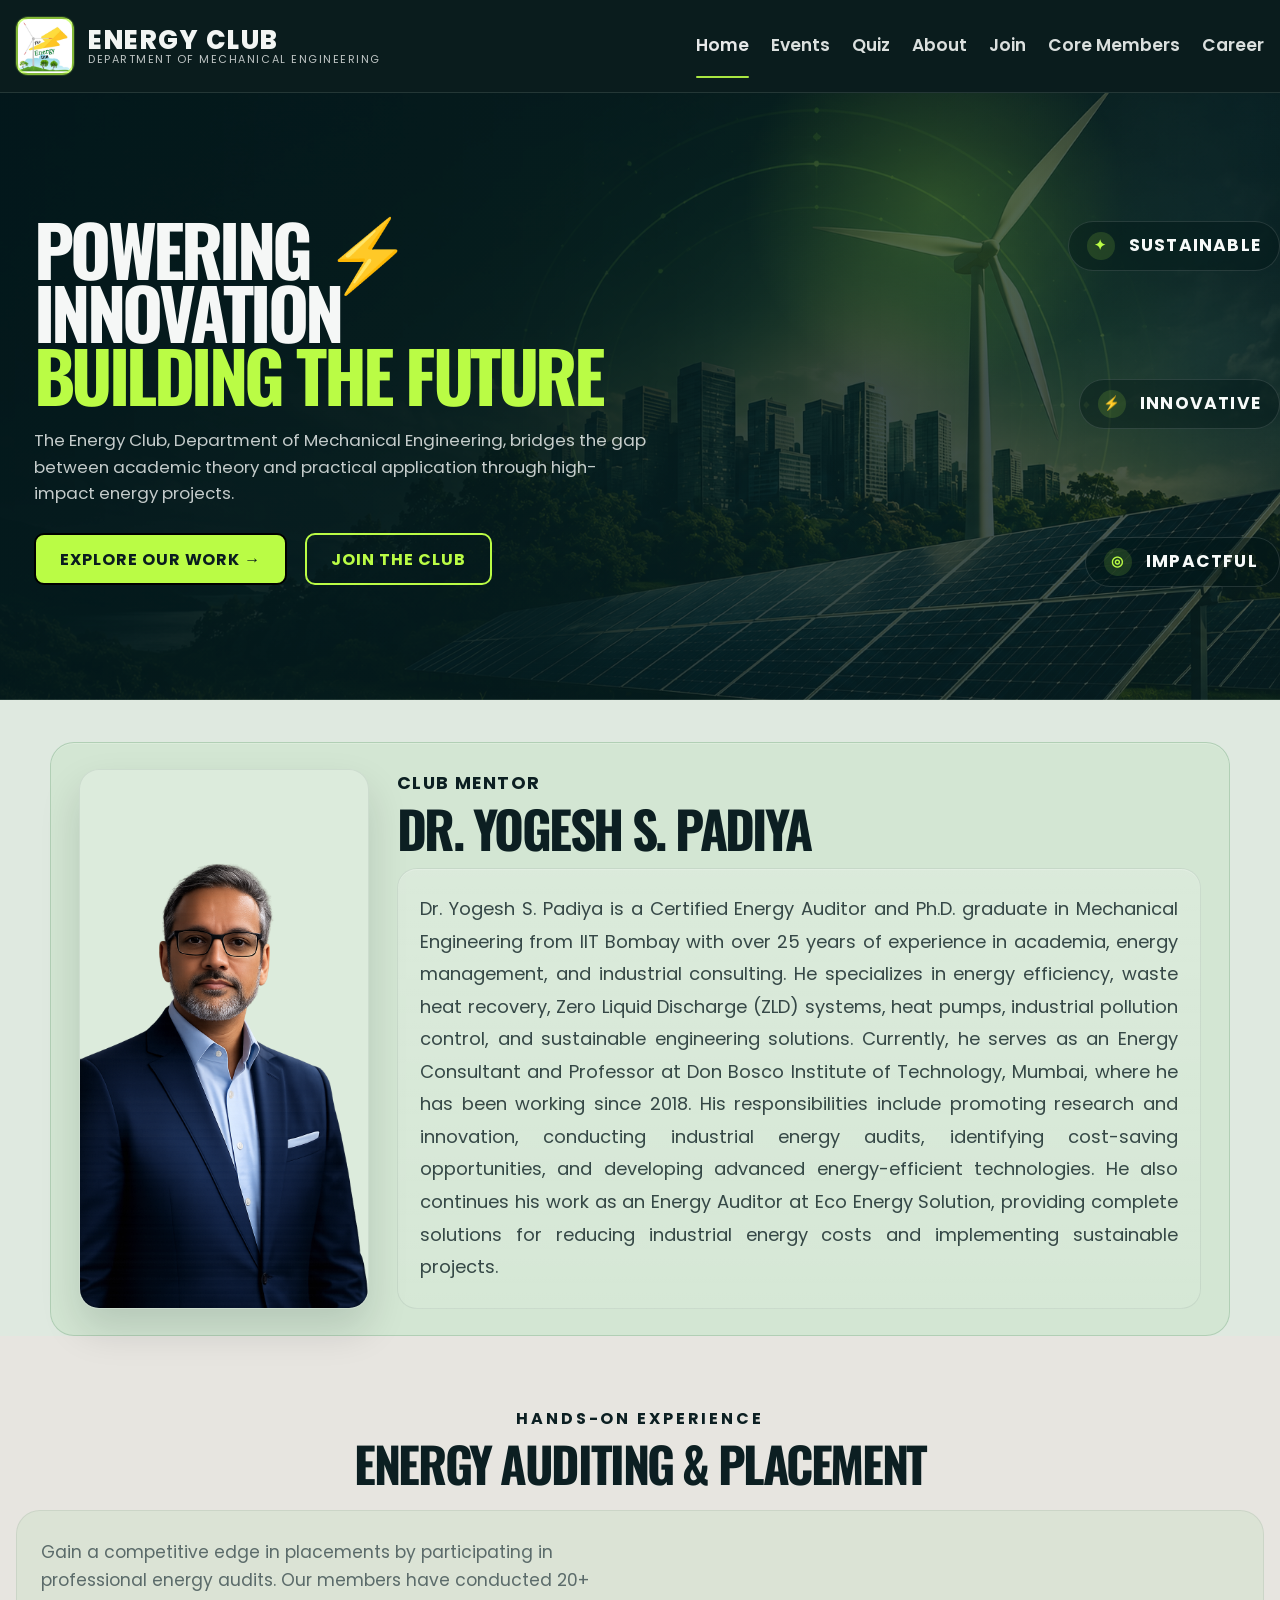
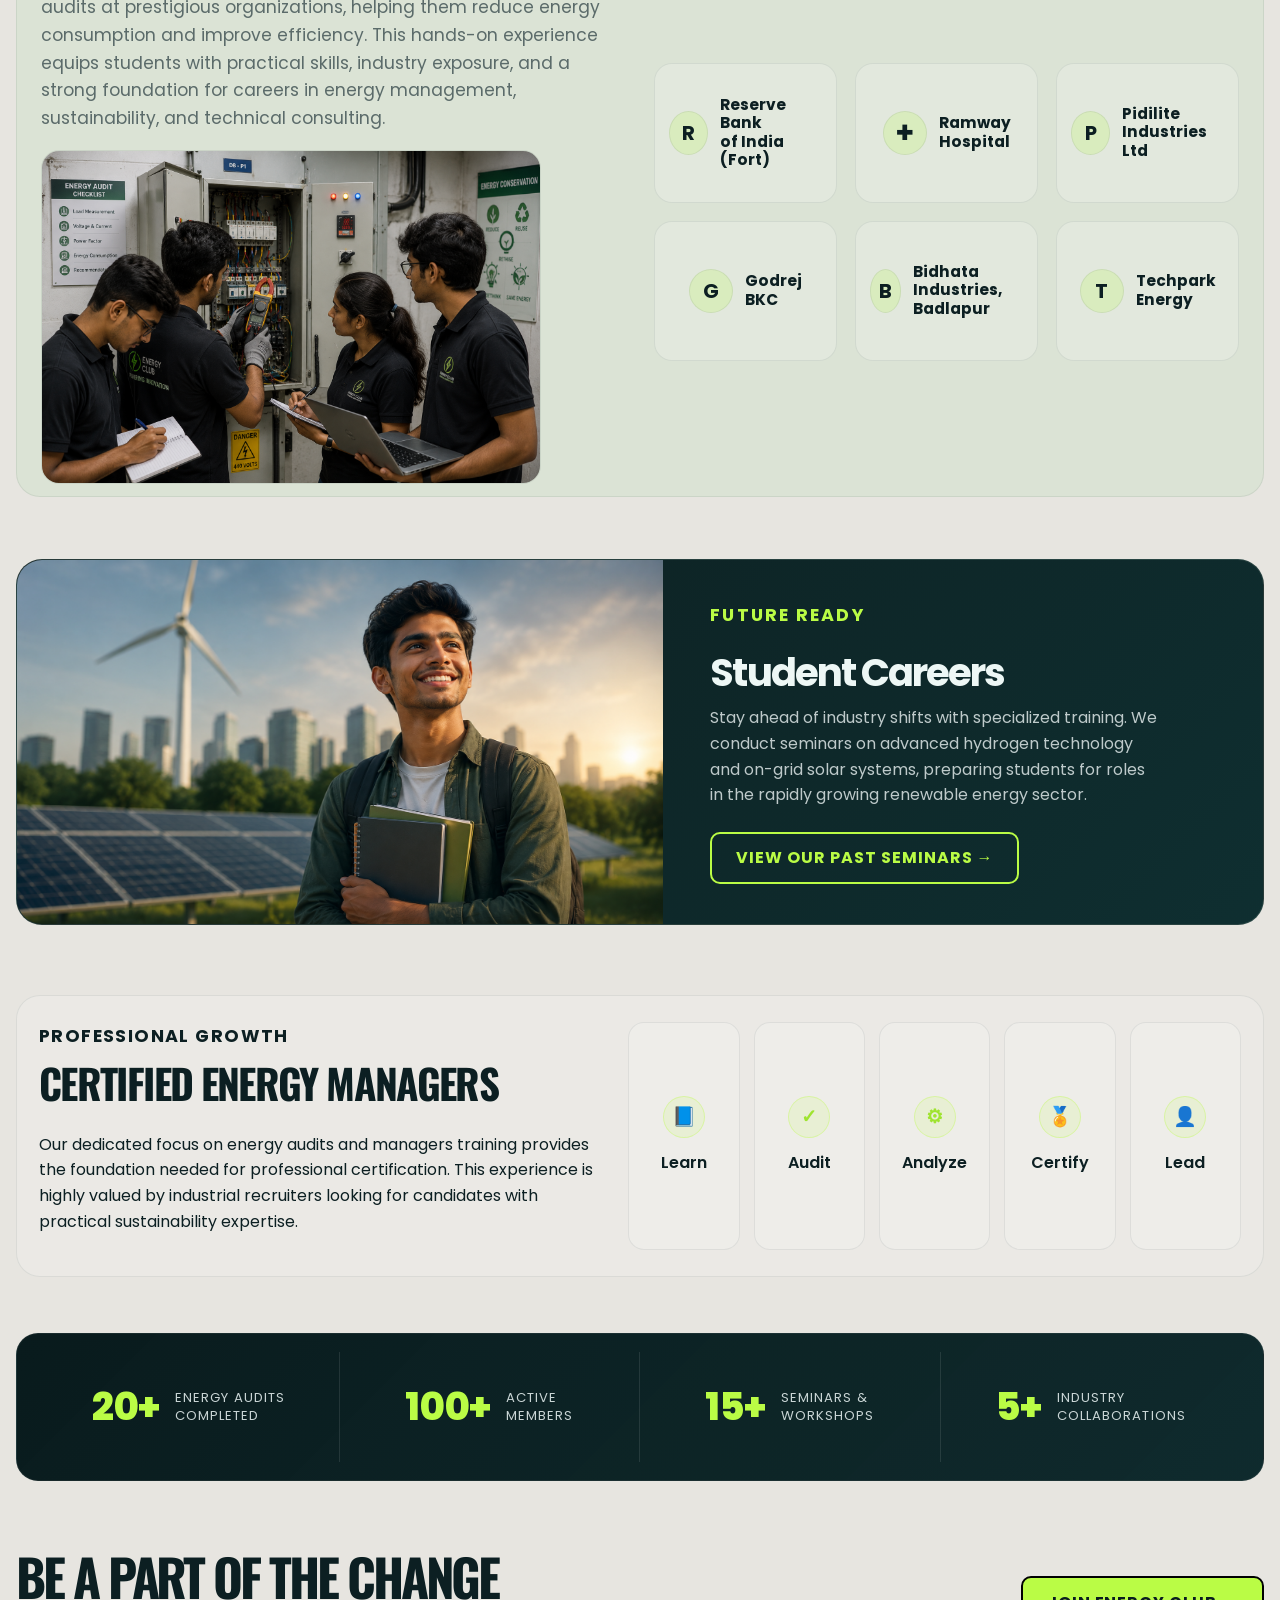
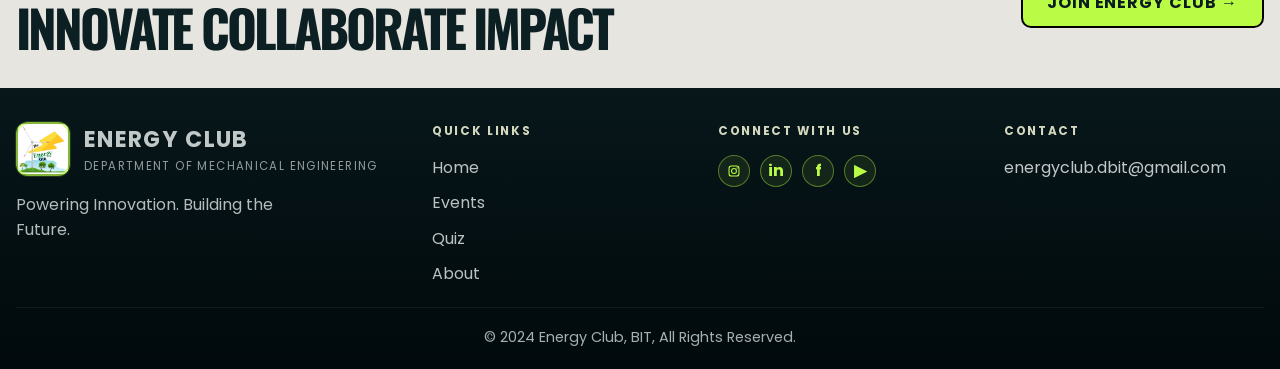
<file: index.html>
<!DOCTYPE html>
<html lang="en">
  <head>
    <meta charset="UTF-8" />
    <meta name="viewport" content="width=device-width, initial-scale=1.0" />
    <link rel="icon" type="image/png" sizes="512x512" href="images/logo_no_bg.png" />
    <title>Energy Club</title>
    <link rel="preconnect" href="https://fonts.googleapis.com" />
    <link rel="preconnect" href="https://fonts.gstatic.com" crossorigin />
    <link href="https://fonts.googleapis.com/css2?family=Oswald:wght@200;300;400;500;600;700&family=Poppins:wght@400;500;600;700;800&display=swap" rel="stylesheet" />
    <link rel="stylesheet" href="styles.css" />
  </head>
  <body>
    <header class="topbar">
      <div class="container">
        <a href="index.html" class="brand" aria-label="Energy Club home">
          <span class="brand-mark" aria-hidden="true"></span>
          <span class="brand-text">
            <strong>Energy Club</strong>
            <span>Department of Mechanical Engineering</span>
          </span>
        </a>

        <button class="menu-toggle" id="menuToggle" aria-label="Toggle menu" aria-expanded="false">
          <span></span>
          <span></span>
          <span></span>
        </button>

        <nav class="main-nav" id="mainNav" aria-label="Main navigation">
          <a class="active" href="index.html">Home</a>
          <a href="events.html">Events</a>
          <a href="quiz.html">Quiz</a>
          <a href="about.html">About</a>
          <a href="join.html">Join</a>
          <a href="members.html">Core Members</a>
          <a href="career.html">Career</a>
        </nav>
      </div>
    </header>

    <main>
      <section class="hero">
        <div class="container hero-inner">
          <div class="hero-grid">
            <div class="hero-copy">
              <h1>
                <span class="line">Powering <span class="accent">⚡</span></span>
                <span class="line">Innovation</span>
                <span class="line accent">Building the Future</span>
              </h1>

              <p class="subtext">
                The Energy Club, Department of Mechanical Engineering, bridges the gap between academic theory and practical application through high-impact energy projects.
              </p>

              <div class="hero-actions">
                <a class="btn primary" href="events.html">Explore Our Work →</a>
                <a class="btn secondary" href="join.html">Join the Club</a>
              </div>
            </div>

            <div class="hero-visual">
              <div class="hero-scene" aria-label="Renewable energy illustration">
                <div class="badge"><span class="mark">✦</span> Sustainable</div>
                <div class="badge"><span class="mark">⚡</span> Innovative</div>
                <div class="badge"><span class="mark">◎</span> Impactful</div>

                
              </div>
            </div>
          </div>
        </div>
      </section>

      <section class="mentor-wrap">
        <div class="mentor-card">
          <div class="mentor-photo">
            <img src="images/sir.png" alt="Dr. Yogesh S. Padiya" />
          </div>

          <div class="mentor-content">
            <p class="eyebrow">Club Mentor</p>
            <h2>Dr. Yogesh S. Padiya</h2>

            <div class="mentor-copy">
              <p>
                Dr. Yogesh S. Padiya is a Certified Energy Auditor and Ph.D. graduate in Mechanical Engineering from IIT Bombay with over 25 years of experience in academia, energy management, and industrial consulting. He specializes in energy efficiency, waste heat recovery, Zero Liquid Discharge (ZLD) systems, heat pumps, industrial pollution control, and sustainable engineering solutions. Currently, he serves as an Energy Consultant and Professor at Don Bosco Institute of Technology, Mumbai, where he has been working since 2018. His responsibilities include promoting research and innovation, conducting industrial energy audits, identifying cost-saving opportunities, and developing advanced energy-efficient technologies. He also continues his work as an Energy Auditor at Eco Energy Solution, providing complete solutions for reducing industrial energy costs and implementing sustainable projects.
              </p>
            </div>
          </div>
        </div>
      </section>

      <section class="section-area">
        <div class="container">
          <div class="section-header">
            <p class="eyebrow">Hands-on Experience</p>
            <h2>Energy Auditing &amp; Placement</h2>
          </div>

          <div class="practice-wrap">
            <div class="practice-grid">
              <div class="feature-copy">
                <p>
                  Gain a competitive edge in placements by participating in professional energy audits. Our members have conducted 20+ audits at prestigious organizations, helping them reduce energy consumption and improve efficiency. This hands-on experience equips students with practical skills, industry exposure, and a strong foundation for careers in energy management, sustainability, and technical consulting.
                </p>

                <div class="feature-image">
                  <img src="images/audit.png" alt="Energy audit illustration" />
                </div>
              </div>

              <div class="company-grid">
                <div class="company-card">
                  <div class="company-box"><span class="logo">R</span><span>Reserve Bank<br />of India (Fort)</span></div>
                </div>
                <div class="company-card">
                  <div class="company-box"><span class="logo">✚</span><span>Ramway<br />Hospital</span></div>
                </div>
                <div class="company-card">
                  <div class="company-box"><span class="logo">P</span><span>Pidilite<br />Industries Ltd</span></div>
                </div>
                <div class="company-card">
                  <div class="company-box"><span class="logo">G</span><span>Godrej<br />BKC</span></div>
                </div>
                <div class="company-card">
                  <div class="company-box"><span class="logo">B</span><span>Bidhata Industries,<br />Badlapur</span></div>
                </div>
                <div class="company-card">
                  <div class="company-box"><span class="logo">T</span><span>Techpark<br />Energy</span></div>
                </div>
              </div>
            </div>
          </div>

          <div class="career-banner">
            <div class="career-banner-inner">
              <img src="images/student_career.png" alt="Student careers banner" />
              <div class="career-content">
                <p class="eyebrow">Future Ready</p>
                <h3>Student Careers</h3>
                <p>
                  Stay ahead of industry shifts with specialized training. We conduct seminars on advanced hydrogen technology and on-grid solar systems, preparing students for roles in the rapidly growing renewable energy sector.
                </p>
                <a class="btn secondary" href="career.html">View Our Past Seminars →</a>
              </div>
            </div>
          </div>
        </div>
      </section>

      <section class="certifications">
        <div class="container">
          <div class="cert-wrap">
            <div class="cert-copy">
              <p class="eyebrow">Professional Growth</p>
              <h2>Certified Energy Managers</h2>
              <p>
                Our dedicated focus on energy audits and managers training provides the foundation needed for professional certification. This experience is highly valued by industrial recruiters looking for candidates with practical sustainability expertise.
              </p>
            </div>

            <div class="cert-icons">
              <div class="cert-item"><span class="mini-icon">📘</span><span>Learn</span></div>
              <div class="cert-item"><span class="mini-icon">✓</span><span>Audit</span></div>
              <div class="cert-item"><span class="mini-icon">⚙</span><span>Analyze</span></div>
              <div class="cert-item"><span class="mini-icon">🏅</span><span>Certify</span></div>
              <div class="cert-item"><span class="mini-icon">👤</span><span>Lead</span></div>
            </div>
          </div>

          <div class="stats-bar">
            <div class="stats-grid">
              <div class="stat-item"><div class="stat-value">20+</div><div class="stat-meta">Energy Audits<br />Completed</div></div>
              <div class="stat-item"><div class="stat-value">100+</div><div class="stat-meta">Active<br />Members</div></div>
              <div class="stat-item"><div class="stat-value">15+</div><div class="stat-meta">Seminars &amp;<br />Workshops</div></div>
              <div class="stat-item"><div class="stat-value">5+</div><div class="stat-meta">Industry<br />Collaborations</div></div>
            </div>
          </div>
        </div>
      </section>

      <section class="cta-strip">
        <div class="container cta-row">
          <h3>
            Be a part of the change
            <span class="highlight">Innovate  Collaborate  Impact</span>
          </h3>
          <a class="btn primary" href="join.html">Join Energy Club →</a>
        </div>
      </section>
    </main>

    <footer class="footer">
      <div class="container">
        <div class="footer-inner">
          <div>
            <div class="footer-brand">
              <span class="brand-mark" aria-hidden="true"></span>
              <div class="footer-brand-text">
                <strong>Energy Club</strong>
                <span>Department of Mechanical Engineering</span>
              </div>
            </div>
            <p class="footer-text">Powering Innovation. Building the Future.</p>
          </div>

          <div>
            <h4>Quick Links</h4>
            <ul>
              <li><a href="index.html">Home</a></li>
              <li><a href="events.html">Events</a></li>
              <li><a href="quiz.html">Quiz</a></li>
              <li><a href="about.html">About</a></li>
            </ul>
          </div>

          <div>
            <h4>Connect With Us</h4>
            <div class="social-row">
              <a class="social" href="https://www.instagram.com/the_energy_club_dbitofficial/" target="_blank" rel="noopener noreferrer" aria-label="Instagram">
                <svg viewBox="0 0 24 24" aria-hidden="true"><rect x="3.5" y="3.5" width="17" height="17" rx="4"></rect><circle cx="12" cy="12" r="4.2"></circle><circle cx="17.3" cy="6.7" r="1.2" fill="currentColor" stroke="none"></circle></svg>
              </a>
              <a class="social" href="https://www.linkedin.com/company/energy-club-dbit/" target="_blank" rel="noopener noreferrer" aria-label="LinkedIn">in</a>
              <span class="social" aria-label="Facebook">f</span>
              <span class="social" aria-label="YouTube">▶</span>
            </div>
          </div>

          <div>
            <h4>Contact</h4>
            <div class="footer-email">energyclub.dbit@gmail.com</div>
          </div>
        </div>

        <div class="footer-bottom">© 2024 Energy Club, BIT, All Rights Reserved.</div>
      </div>
    </footer>

    <script>
      const menuToggle = document.getElementById('menuToggle');
      const mainNav = document.getElementById('mainNav');
      const navLinks = mainNav.querySelectorAll('a');

      menuToggle.addEventListener('click', () => {
        mainNav.classList.toggle('active');
        menuToggle.classList.toggle('active');
        menuToggle.setAttribute('aria-expanded', menuToggle.classList.contains('active'));
      });

      navLinks.forEach(link => {
        link.addEventListener('click', () => {
          mainNav.classList.remove('active');
          menuToggle.classList.remove('active');
          menuToggle.setAttribute('aria-expanded', 'false');
        });
      });
    </script>
  </body>
</html>
</file>
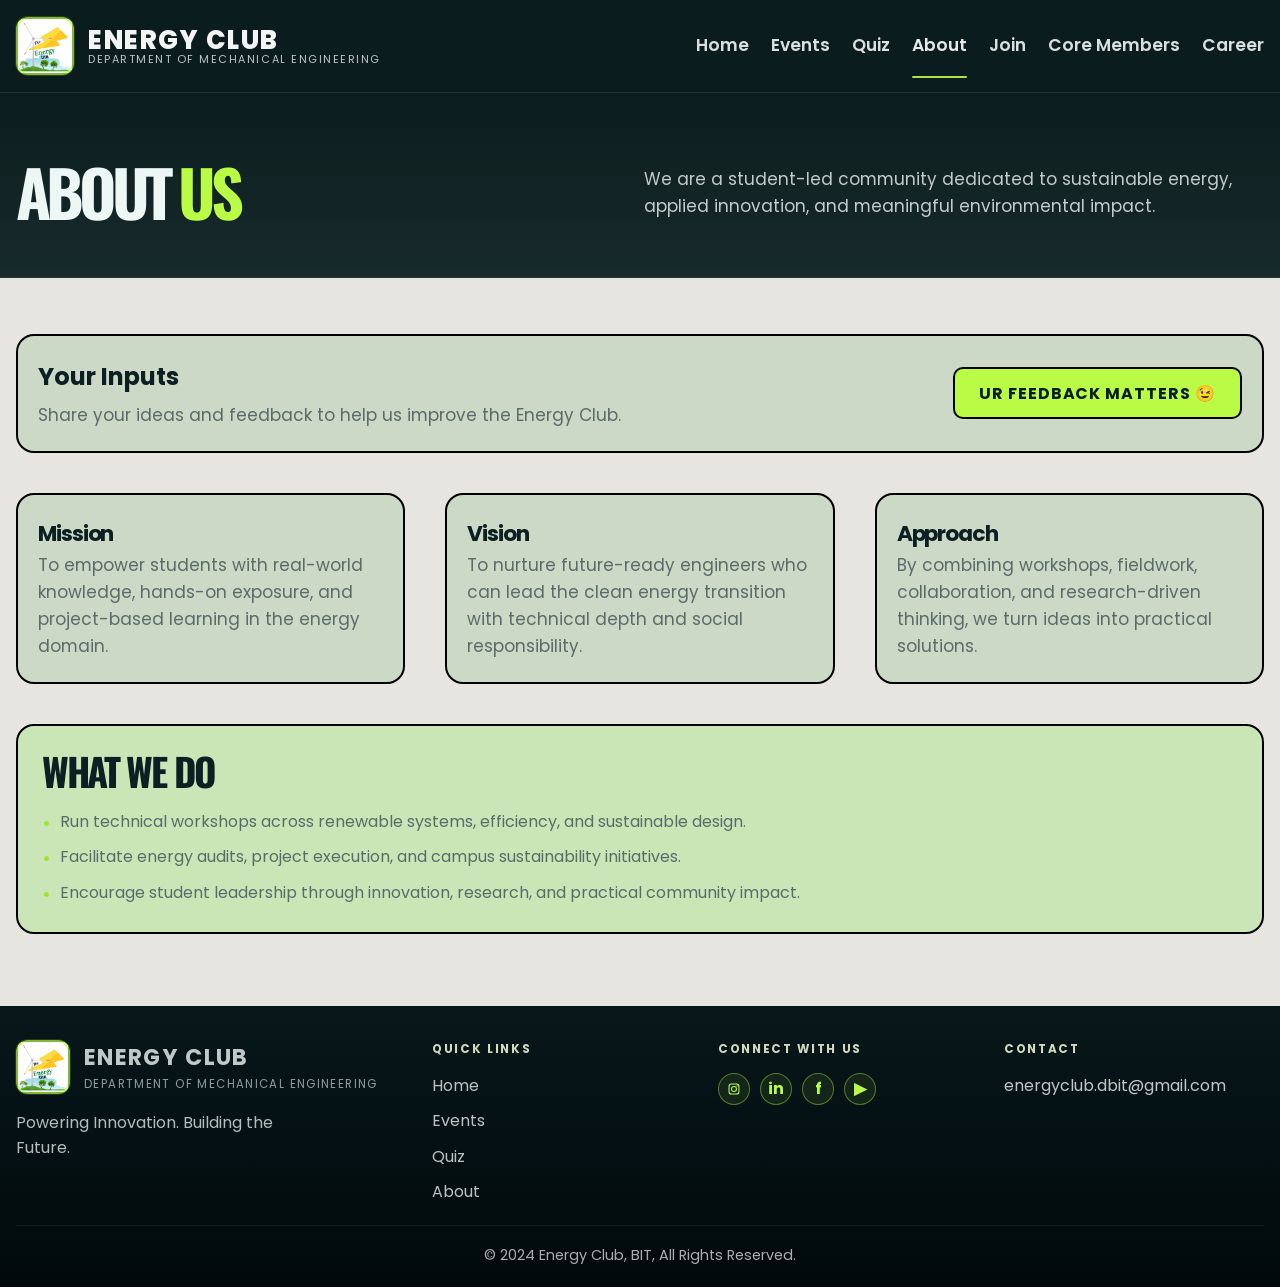
<file: about.html>
<!DOCTYPE html>
<html lang="en">
  <head>
    <meta charset="UTF-8" />
    <meta name="viewport" content="width=device-width, initial-scale=1.0" />
    <link rel="icon" type="image/png" sizes="512x512" href="images/logo_no_bg.png" />
    <title>About | Energy Club</title>
    <link rel="preconnect" href="https://fonts.googleapis.com" />
    <link rel="preconnect" href="https://fonts.gstatic.com" crossorigin />
    <link href="https://fonts.googleapis.com/css2?family=Oswald:wght@400;500;600;700&family=Poppins:wght@400;500;600;700;800&display=swap" rel="stylesheet" />
    <link rel="stylesheet" href="styles.css" />
  </head>
  <body>
    <header class="topbar">
      <div class="container">
        <a href="index.html" class="brand" aria-label="Energy Club home">
          <span class="brand-mark" aria-hidden="true"></span>
          <span class="brand-text">
            <strong>Energy Club</strong>
            <span>Department of Mechanical Engineering</span>
          </span>
        </a>

        <button class="menu-toggle" id="menuToggle" aria-label="Toggle menu" aria-expanded="false">
          <span></span>
          <span></span>
          <span></span>
        </button>

        <nav class="main-nav" id="mainNav" aria-label="Main navigation">
          <a href="index.html">Home</a>
          <a href="events.html">Events</a>
          <a href="quiz.html">Quiz</a>
          <a class="active" href="about.html">About</a>
          <a href="join.html">Join</a>
          <a href="members.html">Core Members</a>
          <a href="career.html">Career</a>
        </nav>
      </div>
    </header>

    <main>
      <section class="page-hero">
        <div class="container page-hero-inner">
          <h1>About <span class="accent">Us</span></h1>
          <p>We are a student-led community dedicated to sustainable energy, applied innovation, and meaningful environmental impact.</p>
        </div>
      </section>

      <div class="container page-content">
        <article class="card feedback-card">
          <div class="feedback-card-copy">
            <h2>Your Inputs</h2>
            <p>Share your ideas and feedback to help us improve the Energy Club.</p>
          </div>
          <a class="btn primary" href="https://forms.gle/BJbCmUwAqDapm3W17" target="_blank" rel="noopener noreferrer">UR Feedback Matters 😉</a>
        </article>

        <div class="card-grid">
          <article class="card">
            <h3>Mission</h3>
            <p>To empower students with real-world knowledge, hands-on exposure, and project-based learning in the energy domain.</p>
          </article>
          <article class="card">
            <h3>Vision</h3>
            <p>To nurture future-ready engineers who can lead the clean energy transition with technical depth and social responsibility.</p>
          </article>
          <article class="card">
            <h3>Approach</h3>
            <p>By combining workshops, fieldwork, collaboration, and research-driven thinking, we turn ideas into practical solutions.</p>
          </article>
        </div>

        <div class="strip">
          <h2>What We Do</h2>
          <ul class="check-list">
            <li>Run technical workshops across renewable systems, efficiency, and sustainable design.</li>
            <li>Facilitate energy audits, project execution, and campus sustainability initiatives.</li>
            <li>Encourage student leadership through innovation, research, and practical community impact.</li>
          </ul>
        </div>
      </div>
    </main>

    <footer class="footer">
      <div class="container">
        <div class="footer-inner">
          <div>
            <div class="footer-brand">
              <span class="brand-mark" aria-hidden="true"></span>
              <div class="footer-brand-text">
                <strong>Energy Club</strong>
                <span>Department of Mechanical Engineering</span>
              </div>
            </div>
            <p class="footer-text">Powering Innovation. Building the Future.</p>
          </div>

          <div>
            <h4>Quick Links</h4>
            <ul>
              <li><a href="index.html">Home</a></li>
              <li><a href="events.html">Events</a></li>
              <li><a href="quiz.html">Quiz</a></li>
              <li><a href="about.html">About</a></li>
            </ul>
          </div>

          <div>
            <h4>Connect With Us</h4>
            <div class="social-row">
              <a class="social" href="https://www.instagram.com/the_energy_club_dbitofficial/" target="_blank" rel="noopener noreferrer" aria-label="Instagram">
                <svg viewBox="0 0 24 24" aria-hidden="true"><rect x="3.5" y="3.5" width="17" height="17" rx="4"></rect><circle cx="12" cy="12" r="4.2"></circle><circle cx="17.3" cy="6.7" r="1.2" fill="currentColor" stroke="none"></circle></svg>
              </a>
              <a class="social" href="https://www.linkedin.com/company/energy-club-dbit/" target="_blank" rel="noopener noreferrer" aria-label="LinkedIn">in</a>
              <span class="social" aria-label="Facebook">f</span>
              <span class="social" aria-label="YouTube">▶</span>
            </div>
          </div>

          <div>
            <h4>Contact</h4>
            <div class="footer-email">energyclub.dbit@gmail.com</div>
          </div>
        </div>

        <div class="footer-bottom">© 2024 Energy Club, BIT, All Rights Reserved.</div>
      </div>
    </footer>

    <script>
      const menuToggle = document.getElementById('menuToggle');
      const mainNav = document.getElementById('mainNav');
      const navLinks = mainNav.querySelectorAll('a');

      menuToggle.addEventListener('click', () => {
        mainNav.classList.toggle('active');
        menuToggle.classList.toggle('active');
        menuToggle.setAttribute('aria-expanded', menuToggle.classList.contains('active'));
      });

      navLinks.forEach(link => {
        link.addEventListener('click', () => {
          mainNav.classList.remove('active');
          menuToggle.classList.remove('active');
          menuToggle.setAttribute('aria-expanded', 'false');
        });
      });
    </script>
  </body>
</html>
</file>
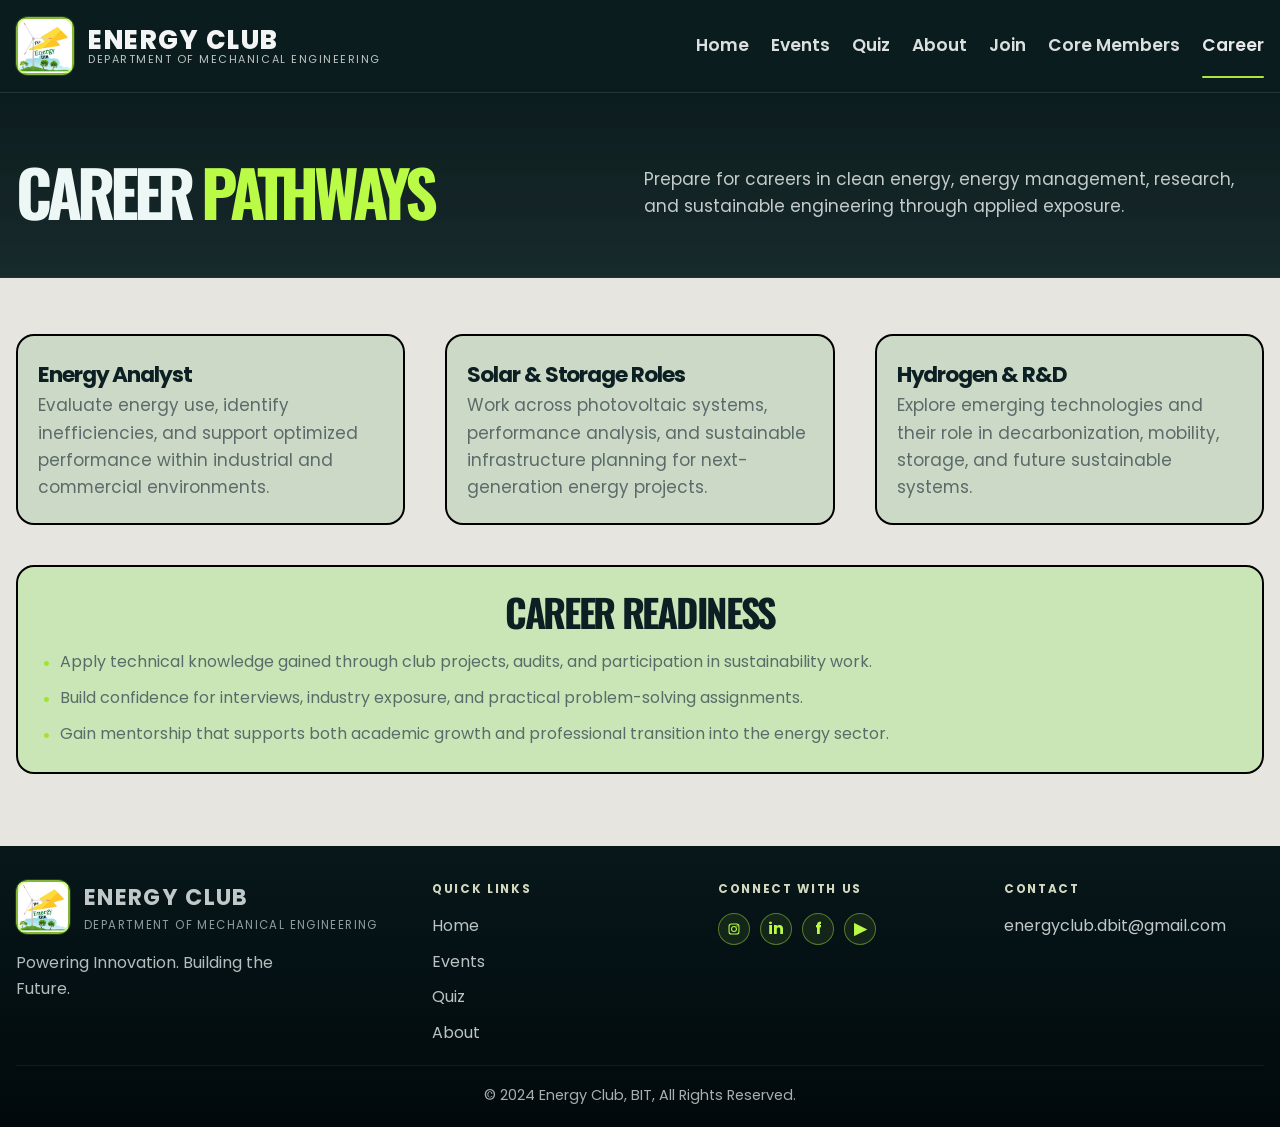
<file: career.html>
<!DOCTYPE html>
<html lang="en">
  <head>
    <meta charset="UTF-8" />
    <meta name="viewport" content="width=device-width, initial-scale=1.0" />
    <link rel="icon" type="image/png" sizes="512x512" href="images/logo_no_bg.png" />
    <title>Career | Energy Club</title>
    <link rel="preconnect" href="https://fonts.googleapis.com" />
    <link rel="preconnect" href="https://fonts.gstatic.com" crossorigin />
    <link href="https://fonts.googleapis.com/css2?family=Oswald:wght@400;500;600;700&family=Poppins:wght@400;500;600;700;800&display=swap" rel="stylesheet" />
    <link rel="stylesheet" href="styles.css" />
  </head>
  <body>
    <header class="topbar">
      <div class="container">
        <a href="index.html" class="brand" aria-label="Energy Club home">
          <span class="brand-mark" aria-hidden="true"></span>
          <span class="brand-text">
            <strong>Energy Club</strong>
            <span>Department of Mechanical Engineering</span>
          </span>
        </a>

        <button class="menu-toggle" id="menuToggle" aria-label="Toggle menu" aria-expanded="false">
          <span></span>
          <span></span>
          <span></span>
        </button>

        <nav class="main-nav" id="mainNav" aria-label="Main navigation">
          <a href="index.html">Home</a>
          <a href="events.html">Events</a>
          <a href="quiz.html">Quiz</a>
          <a href="about.html">About</a>
          <a href="join.html">Join</a>
          <a href="members.html">Core Members</a>
          <a class="active" href="career.html">Career</a>
        </nav>
      </div>
    </header>

    <main>
      <section class="page-hero">
        <div class="container page-hero-inner">
          <h1>Career <span class="accent">Pathways</span></h1>
          <p>Prepare for careers in clean energy, energy management, research, and sustainable engineering through applied exposure.</p>
        </div>
      </section>

      <div class="container page-content">
        <div class="card-grid">
          <article class="card">
            <h3>Energy Analyst</h3>
            <p>Evaluate energy use, identify inefficiencies, and support optimized performance within industrial and commercial environments.</p>
          </article>
          <article class="card">
            <h3>Solar &amp; Storage Roles</h3>
            <p>Work across photovoltaic systems, performance analysis, and sustainable infrastructure planning for next-generation energy projects.</p>
          </article>
          <article class="card">
            <h3>Hydrogen &amp; R&amp;D</h3>
            <p>Explore emerging technologies and their role in decarbonization, mobility, storage, and future sustainable systems.</p>
          </article>
        </div>

        <div class="strip">
          <h2 class="centered">Career Readiness</h2>
          <ul class="check-list">
            <li>Apply technical knowledge gained through club projects, audits, and participation in sustainability work.</li>
            <li>Build confidence for interviews, industry exposure, and practical problem-solving assignments.</li>
            <li>Gain mentorship that supports both academic growth and professional transition into the energy sector.</li>
          </ul>
        </div>
      </div>
    </main>

    <footer class="footer">
      <div class="container">
        <div class="footer-inner">
          <div>
            <div class="footer-brand">
              <span class="brand-mark" aria-hidden="true"></span>
              <div class="footer-brand-text">
                <strong>Energy Club</strong>
                <span>Department of Mechanical Engineering</span>
              </div>
            </div>
            <p class="footer-text">Powering Innovation. Building the Future.</p>
          </div>

          <div>
            <h4>Quick Links</h4>
            <ul>
              <li><a href="index.html">Home</a></li>
              <li><a href="events.html">Events</a></li>
              <li><a href="quiz.html">Quiz</a></li>
              <li><a href="about.html">About</a></li>
            </ul>
          </div>

          <div>
            <h4>Connect With Us</h4>
            <div class="social-row">
              <a class="social" href="https://www.instagram.com/the_energy_club_dbitofficial/" target="_blank" rel="noopener noreferrer" aria-label="Instagram">
                <svg viewBox="0 0 24 24" aria-hidden="true"><rect x="3.5" y="3.5" width="17" height="17" rx="4"></rect><circle cx="12" cy="12" r="4.2"></circle><circle cx="17.3" cy="6.7" r="1.2" fill="currentColor" stroke="none"></circle></svg>
              </a>
              <a class="social" href="https://www.linkedin.com/company/energy-club-dbit/" target="_blank" rel="noopener noreferrer" aria-label="LinkedIn">in</a>
              <span class="social" aria-label="Facebook">f</span>
              <span class="social" aria-label="YouTube">▶</span>
            </div>
          </div>

          <div>
            <h4>Contact</h4>
            <div class="footer-email">energyclub.dbit@gmail.com</div>
          </div>
        </div>

        <div class="footer-bottom">© 2024 Energy Club, BIT, All Rights Reserved.</div>
      </div>
    </footer>

    <script>
      const menuToggle = document.getElementById('menuToggle');
      const mainNav = document.getElementById('mainNav');
      const navLinks = mainNav.querySelectorAll('a');

      menuToggle.addEventListener('click', () => {
        mainNav.classList.toggle('active');
        menuToggle.classList.toggle('active');
        menuToggle.setAttribute('aria-expanded', menuToggle.classList.contains('active'));
      });

      navLinks.forEach(link => {
        link.addEventListener('click', () => {
          mainNav.classList.remove('active');
          menuToggle.classList.remove('active');
          menuToggle.setAttribute('aria-expanded', 'false');
        });
      });
    </script>
  </body>
</html>
</file>
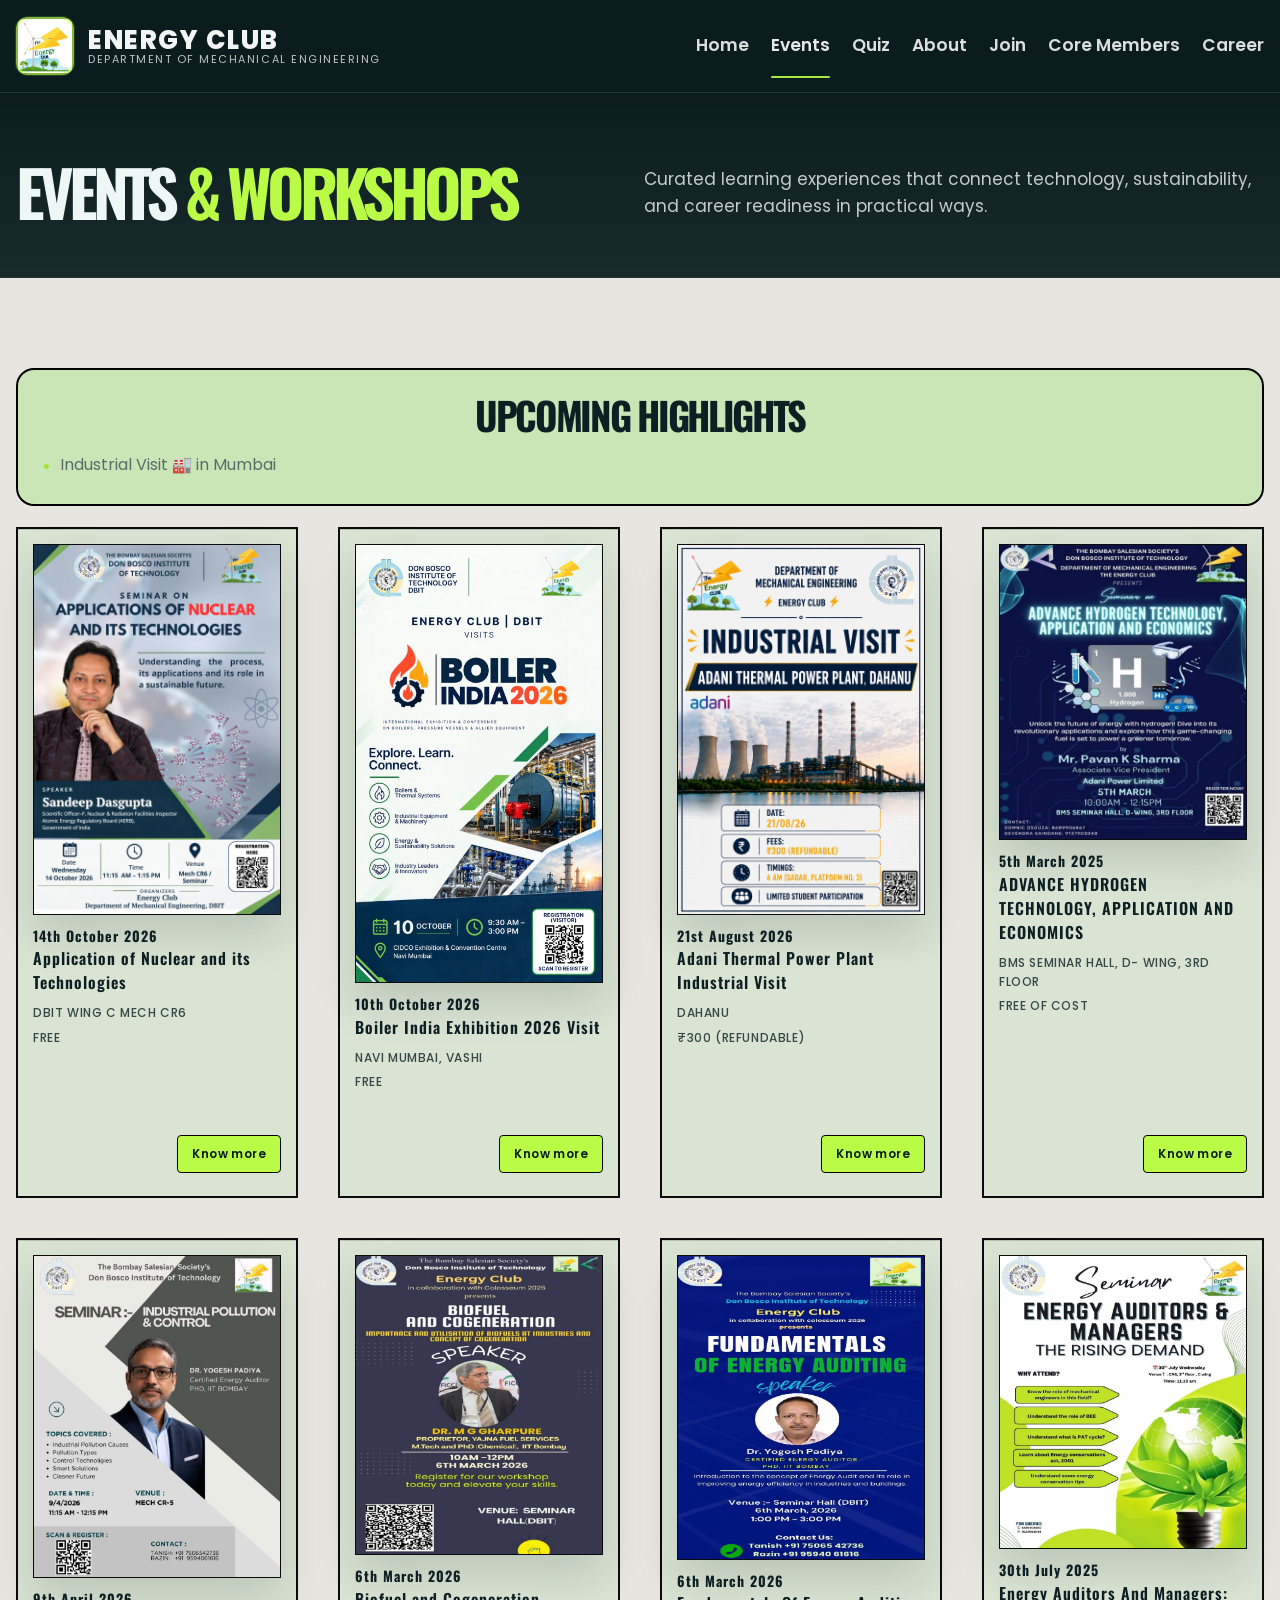
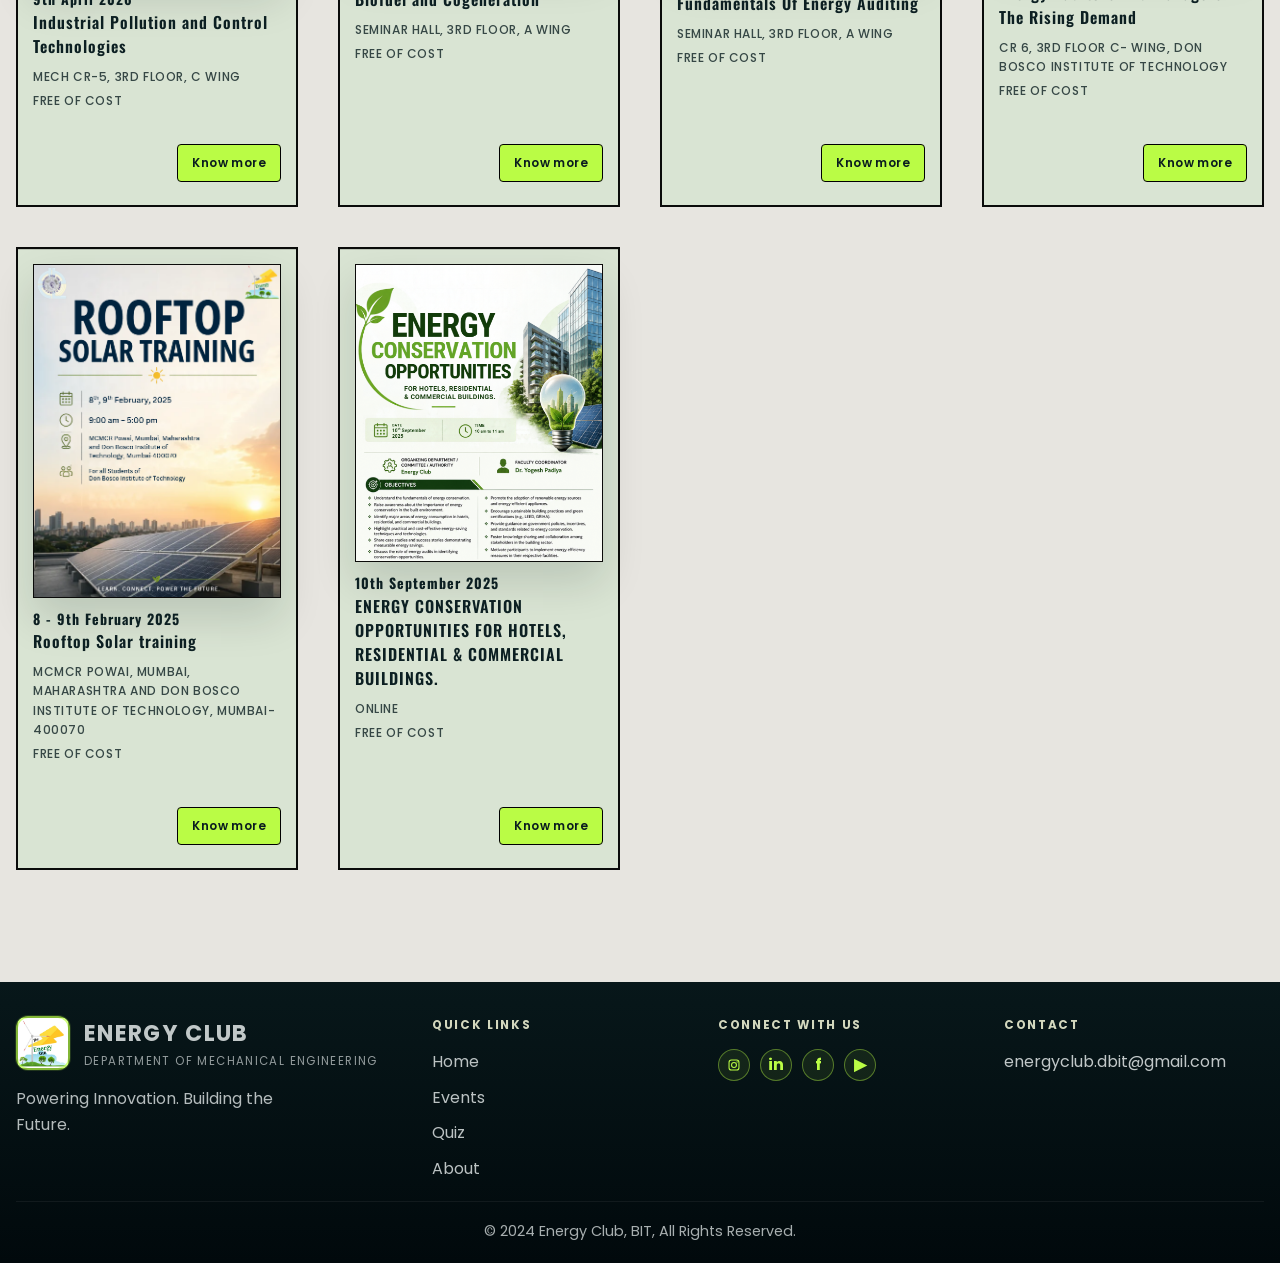
<file: events.html>
<!DOCTYPE html>
<html lang="en">
  <head>
    <meta charset="UTF-8" />
    <meta name="viewport" content="width=device-width, initial-scale=1.0" />
    <link rel="icon" type="image/png" sizes="512x512" href="images/logo_no_bg.png" />
    <title>Events | Energy Club</title>
    <link rel="preconnect" href="https://fonts.googleapis.com" />
    <link rel="preconnect" href="https://fonts.gstatic.com" crossorigin />
    <link href="https://fonts.googleapis.com/css2?family=Oswald:wght@400;500;600;700&family=Poppins:wght@400;500;600;700;800&display=swap" rel="stylesheet" />
    <link rel="stylesheet" href="styles.css" />
  </head>
  <body>
    <header class="topbar">
      <div class="container">
        <a href="index.html" class="brand" aria-label="Energy Club home">
          <span class="brand-mark" aria-hidden="true"></span>
          <span class="brand-text">
            <strong>Energy Club</strong>
            <span>Department of Mechanical Engineering</span>
          </span>
        </a>

        <button class="menu-toggle" id="menuToggle" aria-label="Toggle menu" aria-expanded="false">
          <span></span>
          <span></span>
          <span></span>
        </button>

        <nav class="main-nav" id="mainNav" aria-label="Main navigation">
          <a href="index.html">Home</a>
          <a class="active" href="events.html">Events</a>
          <a href="quiz.html">Quiz</a>
          <a href="about.html">About</a>
          <a href="join.html">Join</a>
          <a href="members.html">Core Members</a>
          <a href="career.html">Career</a>
        </nav>
      </div>
    </header>

    <main>
      <section class="page-hero">
        <div class="container page-hero-inner">
          <h1>Events <span class="accent">&amp; Workshops</span></h1>
          <p>Curated learning experiences that connect technology, sustainability, and career readiness in practical ways.</p>
        </div>
      </section>

      <div class="container page-content">

        <div class="strip">
          <h2 class="centered">Upcoming Highlights</h2>
          <ul class="check-list">
            <li>Industrial Visit 🏭 in Mumbai</li>
          </ul>
        </div>
        <h1></h1>  

        <div class="card-grid">

          <div class="card-event">
            <div class="event-photo">
              <img src="images/nuclear_fission_26.png" alt="h-event" />
            </div>
            <h3 class="event-date">14th October 2026</h3>
            <p class="event-name">Application of Nuclear and its Technologies</p>
            <p class="event-venue"> DBIT Wing C Mech CR6</p>
            <p class="event-price">Free</p>
            <p class="event-description" hidden>              
              <strong>Student Feedback</strong><br>
              The seminar received positive feedback from students, with most participants rating it Excellent and the remaining participants rating it Good. Students appreciated the informative session and gained valuable insights into nuclear technologies and their applications. One suggestion was to conduct future seminars in a seminar hall to ensure a more comfortable learning environment.
              <br><br>
              Students also recommended future seminars on emerging technologies, cryogenics, production, pipe valves, steel plants, and the marine sector. Overall, the feedback reflected the seminar's effectiveness in enhancing students' technical knowledge and industrial awareness.
              <br><br>
              <strong>Seminar Summary</strong><br>
              The Energy Club organized a seminar on <strong>“Application of Nuclear and Its Technologies”</strong>, providing students with valuable insights into nuclear energy, its scientific principles, and its applications in electricity generation. The session covered topics such as nuclear reactions, reactor core systems, different types of nuclear reactors, the working of nuclear power stations, and the organizational structure of the Department of Atomic Energy.
              <br><br>
              The seminar helped students connect concepts from thermodynamics, heat transfer, and power plant engineering with practical applications in nuclear power generation. It also highlighted radiation protection, safety procedures, regulatory inspections, India's nuclear energy scenario, and career opportunities in nuclear engineering, plant maintenance, equipment inspection, and research, enhancing students' understanding of safe and efficient nuclear technologies.
            </p>
            </p>
            <button class="know-more-button" type="button" aria-haspopup="dialog" aria-controls="event-details">Know more</button>
          </div>


          <div class="card-event">
            <div class="event-photo">
              <img src="images/boilerindia_26.jpeg" alt="h-event" />
            </div>
            <h3 class="event-date">10th October 2026</h3>
            <p class="event-name">Boiler India Exhibition 2026 Visit</p>
            <p class="event-venue">Navi Mumbai, Vashi</p>
            <p class="event-price">Free</p>
            <p class="event-description" hidden>              
              <strong>Student Feedback</strong><br>
              The Boilers India Exhibition received positive feedback from students, who appreciated the opportunity to explore modern boiler technologies, HVAC systems, and industrial equipment. Students valued the practical learning experience, interaction with industry professionals, and insights into real-world applications of mechanical engineering.
              <br><br>
              <strong>Visit Summary</strong><br>
              The Energy Club organized a visit to the <strong>Boilers India Exhibition</strong>, providing students with valuable exposure to the latest advancements in boiler technology, HVAC systems, and industrial equipment. The visit helped students understand practical industrial applications, explore innovative engineering solutions, and interact with industry professionals, bridging the gap between classroom learning and real-world engineering practices.
              <br><br>
              The visit helped students connect concepts from thermodynamics, heat transfer, fluid mechanics, and power plant engineering with real industrial applications while gaining awareness of industrial safety, maintenance, energy efficiency, and environmental management.
            </p>
            </p>
            <button class="know-more-button" type="button" aria-haspopup="dialog" aria-controls="event-details">Know more</button>
          </div>

          
          <div class="card-event">
            <div class="event-photo">
              <img src="images/adani_iv.jpeg" alt="h-event" />
            </div>
            <h3 class="event-date">21st August 2026</h3>
            <p class="event-name">Adani Thermal Power Plant Industrial Visit</p>
            <p class="event-venue">Dahanu</p>
            <p class="event-price">₹300 (Refundable)</p>
            <p class="event-description" hidden>
              <strong>Student Feedback</strong><br>
              The industrial visit received highly positive feedback from 26 students, with an average rating of <strong>4.42/5</strong>. Students appreciated the practical learning, explanations by Adani engineers, safety arrangements, interaction with plant staff, and overall organization of the visit.
              <br><br>

              <strong>Visit Summary</strong><br>
              The visit to <strong>Adani Dahanu Thermal Power Plant, Palghar</strong>, provided practical exposure to a 500 MW coal-based thermal power plant. Students learned about coal handling, pulverization, boiler and steam generation, turbines, generators, cooling systems, transformers, the 220 kV switchyard, ash handling, and ESP pollution-control systems.
              <br><br>
              The visit helped students connect concepts from thermodynamics, heat transfer, fluid mechanics, and power plant engineering with real industrial applications while gaining awareness of industrial safety, maintenance, energy efficiency, and environmental management.
            </p>



            </p>
            <button class="know-more-button" type="button" aria-haspopup="dialog" aria-controls="event-details">Know more</button>
          </div>


          <div class="card-event">
            <div class="event-photo">
              <img src="images/h-event.png" alt="h-event" />
            </div>
            <h3 class="event-date">5th March 2025</h3>
            <p class="event-name">ADVANCE HYDROGEN TECHNOLOGY, APPLICATION AND ECONOMICS</p>
            <p class="event-venue">BMS seminar hall, D- wing, 3rd floor</p>
            <p class="event-price"> Free of cost</p>
            <p class="event-description" hidden>
                <strong>Seminar Overview</strong><br>
                The seminar on <strong>“Advanced Hydrogen Technology, Application and Economics”</strong> provided valuable insights into hydrogen technology and its role in the transition towards clean energy. The session was conducted with a focus on the potential of hydrogen as a sustainable energy source and its contribution towards achieving net-zero emissions.
                <br><br>

                <strong>Key Topics Covered</strong><br>
                Students learned about <strong>green hydrogen, hydrogen production methods, storage and transportation, hydrogen fuel cells, and industrial applications</strong>. Different types of hydrogen, including green, grey, blue, pink, brown, and yellow hydrogen, were discussed along with methods such as electrolysis and steam methane reforming.
                <br><br>

                <strong>Policies & Economics</strong><br>
                The seminar covered <strong>India’s green hydrogen initiatives, government policies, investment opportunities, economic feasibility, and market potential</strong>. The challenges associated with hydrogen storage, transportation, and large-scale adoption were also discussed.
                <br><br>

                <strong>Outcome</strong><br>
                The session increased students’ awareness of advanced hydrogen technologies, their applications, economic aspects, and the challenges involved in developing a hydrogen-based energy future. The seminar concluded with an interactive <strong>quiz and Q&A session</strong>.
            </p>
            </p>
            <button class="know-more-button" type="button" aria-haspopup="dialog" aria-controls="event-details">Know more</button>
          </div>

          <div class="card-event">
            <div class="event-photo">
              <img src="images/pol-event.png" alt="h-event" />
            </div>
            <h3 class="event-date"> 9th April 2026</h3>
            <p class="event-name"> Industrial Pollution and Control Technologies </p>
            <p class="event-venue">Mech CR-5, 3rd Floor, C Wing</p>
            <p class="event-price"> Free of cost</p>
            <p class="event-description" hidden>
              <strong>Seminar Overview</strong><br>
              The seminar on <strong>“Industrial Pollution and Control Technologies”</strong> was organized by the Department of Mechanical Engineering under the Energy Club, Don Bosco Institute of Technology. The session was conducted by <strong>Dr. Yogesh Padiya</strong> and focused on industrial pollution, its environmental impact, and modern control technologies.
              <br><br>

              <strong>Key Topics Covered</strong><br>
              Students learned about different types and sources of industrial pollution, including air, water, and noise pollution. The seminar covered major air pollutants such as <strong>particulate matter, SO₂, NOx, and CO</strong>, along with flue gas emission standards and environmental regulations.
              <br><br>

              <strong>Pollution Control Technologies</strong><br>
              Various control methods such as <strong>Electrostatic Precipitators (ESP), scrubbers, and bag filters</strong> were explained. The session also introduced industrial wastewater treatment and the concept of <strong>Zero Liquid Discharge (ZLD)</strong> for water recovery and reuse.
              <br><br>

              <strong>Outcome</strong><br>
              The seminar helped students understand the causes and effects of industrial pollution and the importance of sustainable pollution-control practices. It connected environmental regulations and modern technologies with their practical industrial applications.
            </p>
            <button class="know-more-button" type="button" aria-haspopup="dialog" aria-controls="event-details">Know more</button>
          </div>

          <div class="card-event">
            <div class="event-photo">
              <img src="images/biofuel.png" alt="h-event" />
            </div>
            <h3 class="event-date">6th March 2026</h3>
            <p class="event-name">Biofuel and Cogeneration</p>
            <p class="event-venue">Seminar Hall, 3rd Floor, A Wing</p>
            <p class="event-price"> Free of cost</p>
            <p class="event-description" hidden>
              <strong>Seminar Overview</strong><br>
              The seminar on <strong>“Biofuel and Cogeneration”</strong> was organized by the Department of Mechanical Engineering under the Energy Club, DBIT. The session was conducted by <strong>Dr. M. G. Gharpure</strong>, proprietor of Yajna Fuel Services, and focused on industrial heating, sustainable fuels, and energy-efficient technologies.
              <br><br>

              <strong>Key Topics Covered</strong><br>
              Students learned about <strong>boilers, thermic fluid heaters, and different industrial fuels</strong> such as coal, biomass, FO, HSD, LPG, and CNG. The advantages of <strong>biomass briquettes</strong> made from agricultural waste were discussed as a sustainable and economical alternative fuel.
              <br><br>

              <strong>Cogeneration & Energy Efficiency</strong><br>
              The seminar introduced <strong>cogeneration</strong>, which enables simultaneous production of heat and electricity from a single energy source. Its application in industries such as sugar manufacturing, along with opportunities in renewable energy and energy consulting, was also discussed.
              <br><br>

              <strong>Outcome</strong><br>
              The session helped students understand sustainable fuel selection, industrial energy management, biomass applications, and cogeneration while encouraging them to explore <strong>energy-efficient and eco-friendly technologies</strong>.
            </p>

            </p>
            <button class="know-more-button" type="button" aria-haspopup="dialog" aria-controls="event-details">Know more</button>
          </div>

          <div class="card-event">
            <div class="event-photo">
              <img src="images/Audit-event.png" alt="h-event" />
            </div>
            <h3 class="event-date">6th March 2026</h3>
            <p class="event-name">Fundamentals Of Energy Auditing</p>
            <p class="event-venue">Seminar Hall, 3rd Floor, A Wing</p>
            <p class="event-price"> Free of cost</p>
            <p class="event-description" hidden>
              <strong>Seminar Overview</strong><br>
              The seminar on <strong>“Fundamentals of Energy Auditing”</strong> was organized by the Department of Mechanical Engineering, DBIT, and conducted by <strong>Dr. Yogesh Padiya</strong>. The session focused on the importance of energy auditing in industries and commercial buildings for identifying energy losses, improving efficiency, and reducing operating costs.
              <br><br>

              <strong>Key Topics Covered</strong><br>
              Students learned about <strong>preliminary and detailed energy audits</strong>, energy consumption patterns, methods of detecting energy wastage, and techniques for improving the efficiency of electrical and mechanical systems. The seminar also introduced instruments such as <strong>power meters, temperature sensors, and flow meters</strong> used for energy measurement and monitoring.
              <br><br>

              <strong>Energy Conservation & Efficiency</strong><br>
              Practical industrial examples demonstrated how energy audits can help reduce <strong>electricity consumption, operational costs, and carbon emissions</strong>. The importance of energy management and conservation for sustainable development and environmental protection was also highlighted.
              <br><br>

              <strong>Outcome</strong><br>
              The seminar provided students with practical knowledge of energy auditing, measurement, analysis, and energy-saving techniques. It encouraged them to apply <strong>energy-efficient and sustainable practices</strong> in engineering and industrial applications.
            </p>

            </p>
            <button class="know-more-button" type="button" aria-haspopup="dialog" aria-controls="event-details">Know more</button>
          </div>

          
          <div class="card-event">
            <div class="event-photo">
              <img src="images/energy-event.png" alt="h-event" />
            </div>
            <h3 class="event-date">30th July 2025</h3>
            <p class="event-name">Energy Auditors And Managers: The Rising Demand</p>
            <p class="event-venue">Cr 6, 3rd floor C- wing, Don Bosco institute of technology</p>
            <p class="event-price"> Free of cost</p>
            <p class="event-description" hidden>
              <strong>Seminar Overview</strong><br>
              The seminar on <strong>“Energy Auditors and Managers: The Rising Demand”</strong> was organized by the Energy Club to create awareness about the growing importance of energy efficiency, conservation, and career opportunities in the field. The session focused particularly on the role of <strong>mechanical engineers</strong> in energy auditing and sustainable development.
              <br><br>

              <strong>Key Topics Covered</strong><br>
              Students learned about the <strong>Energy Conservation Act, 2001</strong>, the role and functioning of the <strong>Bureau of Energy Efficiency (BEE)</strong>, and the technical and policy framework governing energy efficiency in India. The seminar also covered career paths, responsibilities, and skills required for energy auditors and energy managers.
              <br><br>

              <strong>PAT & Practical Insights</strong><br>
              The <strong>Perform, Achieve and Trade (PAT)</strong> mechanism was explained through industrial case studies, highlighting how industries implement energy-efficiency measures. Practical energy conservation tips and the importance of engineers in promoting sustainable practices were also discussed.
              <br><br>

              <strong>Outcome</strong><br>
              The seminar helped students understand the <strong>career scope in energy auditing and management</strong>, national energy-efficiency policies, and the growing role of engineers in developing sustainable and energy-efficient solutions.
            </p>


            </p>
            <button class="know-more-button" type="button" aria-haspopup="dialog" aria-controls="event-details">Know more</button>
          </div>

          <div class="card-event">
            <div class="event-photo">
              <img src="images/solar-event.png" alt="h-event" />
            </div>
            <h3 class="event-date">8 - 9th February 2025</h3>
            <p class="event-name">Rooftop Solar training</p>
            <p class="event-venue">MCMCR Powai, Mumbai, Maharashtra and Don Bosco Institute of Technology, Mumbai-400070</p>
            <p class="event-price"> Free of cost</p>
            <p class="event-description" hidden>
              <strong>Workshop Overview</strong><br>
              The two-day <strong>Rooftop Solar Training Workshop</strong>, held on 8th and 9th February 2025, provided DBIT students with practical knowledge of <strong>on-grid solar PV systems</strong>. Conducted by experts from Pentax Engg Pvt. Ltd., the workshop covered solar energy fundamentals, PV modules, solar radiation, inverters, and the importance of sustainable energy.
              <br><br>

              <strong>Key Topics Covered</strong><br>
              Students learned about <strong>solar PV systems, PV modules and efficiency, solar arrays, inverters, Balance of System (BOS) components, and different types of solar systems</strong>. The training also covered financial models such as <strong>CAPEX, OPEX, and RESCO</strong> for solar projects.
              <br><br>

              <strong>Practical Training</strong><br>
              The workshop included practical sessions on <strong>site assessment, energy estimation, rooftop solar system design, installation, operation, and maintenance</strong>. Students were introduced to <strong>Helioscope software</strong> for rooftop solar design and learned about minimizing system losses and optimizing performance.
              <br><br>

              <strong>Outcome</strong><br>
              The training equipped students with practical knowledge of rooftop solar systems and helped them understand performance parameters such as <strong>Capacity Utilization Factor (CUF) and Performance Ratio (PR)</strong>. Overall, the workshop enhanced their technical skills and awareness of sustainable solar energy solutions.
            </p>

            </p>
            <button class="know-more-button" type="button" aria-haspopup="dialog" aria-controls="event-details">Know more</button>
          </div>

          <div class="card-event">
            <div class="event-photo">
              <img src="images/conservation-event.png" alt="h-event" />
            </div>
            <h3 class="event-date">10th September 2025</h3>
            <p class="event-name">ENERGY CONSERVATION OPPORTUNITIES FOR HOTELS, RESIDENTIAL & COMMERCIAL BUILDINGS.</p>
            <p class="event-venue">Online</p>
            <p class="event-price"> Free of cost</p>
            <p class="event-description" hidden>
              <strong>Webinar Overview</strong><br>
              The webinar on <strong>“Energy Conservation Opportunities for Hotels, Residential & Commercial Buildings”</strong> focused on practical methods to reduce energy consumption and improve efficiency in buildings. The session covered energy auditing, consumption estimation, energy-saving technologies, and sustainable building practices.
              <br><br>

              <strong>Energy Conservation Measures</strong><br>
              Participants learned about energy-saving measures for <strong>home appliances, chillers, AHUs, pumps, compressors, and water heating systems</strong>. Techniques such as efficient motors, VFDs, regular maintenance, smart controls, heat pumps, solar water heaters, and proper insulation were discussed, with practical examples showing significant energy savings.
              <br><br>

              <strong>Solar & Power Management</strong><br>
              The webinar introduced <strong>rooftop and ground-mounted solar power systems</strong>, along with their components, feasibility, and government support. The importance of <strong>power factor improvement</strong> using capacitor banks and other techniques was also explained, along with factors involved in selecting suitable fuels.
              <br><br>

              <strong>Outcome</strong><br>
              The session helped participants understand <strong>energy consumption estimation, conservation opportunities, solar energy, power factor management, and fuel selection</strong>, encouraging the adoption of cost-effective and sustainable energy solutions in buildings.
            </p>

            </p>
            <button class="know-more-button" type="button" aria-haspopup="dialog" aria-controls="event-details">Know more</button>
          </div>
        </div>

        
      </div>
    </main>

    <footer class="footer">
      <div class="container">
        <div class="footer-inner">
          <div>
            <div class="footer-brand">
              <span class="brand-mark" aria-hidden="true"></span>
              <div class="footer-brand-text">
                <strong>Energy Club</strong>
                <span>Department of Mechanical Engineering</span>
              </div>
            </div>
            <p class="footer-text">Powering Innovation. Building the Future.</p>
          </div>

          <div>
            <h4>Quick Links</h4>
            <ul>
              <li><a href="index.html">Home</a></li>
              <li><a href="events.html">Events</a></li>
              <li><a href="quiz.html">Quiz</a></li>
              <li><a href="about.html">About</a></li>
            </ul>
          </div>

          <div>
            <h4>Connect With Us</h4>
            <div class="social-row">
              <a class="social" href="https://www.instagram.com/the_energy_club_dbitofficial/" target="_blank" rel="noopener noreferrer" aria-label="Instagram">
                <svg viewBox="0 0 24 24" aria-hidden="true"><rect x="3.5" y="3.5" width="17" height="17" rx="4"></rect><circle cx="12" cy="12" r="4.2"></circle><circle cx="17.3" cy="6.7" r="1.2" fill="currentColor" stroke="none"></circle></svg>
              </a>
              <a class="social" href="https://www.linkedin.com/company/energy-club-dbit/" target="_blank" rel="noopener noreferrer" aria-label="LinkedIn">in</a>
              <span class="social" aria-label="Facebook">f</span>
              <span class="social" aria-label="YouTube">▶</span>
            </div>
          </div>

          <div>
            <h4>Contact</h4>
            <div class="footer-email">energyclub.dbit@gmail.com</div>
          </div>
        </div>

        <div class="footer-bottom">© 2024 Energy Club, BIT, All Rights Reserved.</div>
      </div>
    </footer>

    <div class="event-dialog" id="event-details" role="dialog" aria-modal="true" aria-labelledby="event-details-title" hidden>
      <div class="event-dialog-panel">
        <button class="event-dialog-close" type="button" aria-label="Close event details">&times;</button>
        <p class="event-dialog-eyebrow">Event Details</p>
        <h2 id="event-details-title">Adani Thermal Power Plant</h2>
        <div class="event-dialog-details">
          <p><strong>Date</strong><span class="dialog-date"></span></p>
          <p><strong>Venue</strong><span class="dialog-venue"></span></p>
          <p><strong>Fee</strong><span class="dialog-price"></span></p>
        </div>
        <p class="event-dialog-description"></p>
      </div>
    </div>
    <div class="image-lightbox" id="image-lightbox" role="dialog" aria-modal="true" aria-label="Enlarged visit photo" hidden>
      <button class="image-lightbox-close" type="button" aria-label="Close enlarged photo">&times;</button>
      <img class="image-lightbox-image" alt="" />
    </div>
    <template id="boiler-india-photo-gallery">
      <br><br>
      <span class="boiler-india-photos">
        <button class="event-gallery-photo-button" type="button" aria-label="Enlarge Boiler India Exhibition visit photo 1"><img src="images/boilerindia_1.png" alt="Boiler India Exhibition 2026 visit photo 1" /></button>
        <button class="event-gallery-photo-button" type="button" aria-label="Enlarge Boiler India Exhibition visit photo 2"><img src="images/boilerindia_2.png" alt="Boiler India Exhibition 2026 visit photo 2" /></button>
        <button class="event-gallery-photo-button" type="button" aria-label="Enlarge Boiler India Exhibition visit photo 3"><img src="images/boilerindia_3.png" alt="Boiler India Exhibition 2026 visit photo 3" /></button>
      </span>
    </template>
    <template id="nuclear-fission-photo-gallery">
      <br><br>
      <span class="boiler-india-photos">
        <button class="event-gallery-photo-button" type="button" aria-label="Enlarge Nuclear Fission seminar photo 1"><img src="images/Nuclear_fission_26 (1).png" alt="Nuclear Fission seminar photo 1" /></button>
        <button class="event-gallery-photo-button" type="button" aria-label="Enlarge Nuclear Fission seminar photo 2"><img src="images/Nuclear_fission_26 (2).png" alt="Nuclear Fission seminar photo 2" /></button>
        <button class="event-gallery-photo-button" type="button" aria-label="Enlarge Nuclear Fission seminar photo 3"><img src="images/Nuclear_fission_26 (3).png" alt="Nuclear Fission seminar photo 3" /></button>
      </span>
    </template>
    

    <script>
      const menuToggle = document.getElementById('menuToggle');
      const mainNav = document.getElementById('mainNav');
      const navLinks = mainNav.querySelectorAll('a');
      const eventDetails = document.getElementById('event-details');
      const knowMoreButtons = document.querySelectorAll('.know-more-button');
      const dialogCloseButton = eventDetails.querySelector('.event-dialog-close');
      const dialogTitle = eventDetails.querySelector('#event-details-title');
      const dialogDate = eventDetails.querySelector('.dialog-date');
      const dialogVenue = eventDetails.querySelector('.dialog-venue');
      const dialogPrice = eventDetails.querySelector('.dialog-price');
      const dialogDescription = eventDetails.querySelector('.event-dialog-description');
      const boilerIndiaPhotoGallery = document.getElementById('boiler-india-photo-gallery');
      const nuclearFissionPhotoGallery = document.getElementById('nuclear-fission-photo-gallery');
      const imageLightbox = document.getElementById('image-lightbox');
      const lightboxImage = imageLightbox.querySelector('.image-lightbox-image');
      const lightboxCloseButton = imageLightbox.querySelector('.image-lightbox-close');
      let activeKnowMoreButton;
      let activePhotoButton;

      const closeImageLightbox = () => {
        imageLightbox.hidden = true;
        lightboxImage.removeAttribute('src');
        activePhotoButton.focus();
      };

      menuToggle.addEventListener('click', () => {
        mainNav.classList.toggle('active');
        menuToggle.classList.toggle('active');
        menuToggle.setAttribute('aria-expanded', menuToggle.classList.contains('active'));
      });

      navLinks.forEach(link => {
        link.addEventListener('click', () => {
          mainNav.classList.remove('active');
          menuToggle.classList.remove('active');
          menuToggle.setAttribute('aria-expanded', 'false');
        });
      });

      const closeEventDetails = () => {
        eventDetails.hidden = true;
        document.body.classList.remove('dialog-open');
        activeKnowMoreButton.focus();
      };

      knowMoreButtons.forEach(button => {
        button.addEventListener('click', () => {
          const eventCard = button.closest('.card-event');
          activeKnowMoreButton = button;
          dialogTitle.textContent = eventCard.querySelector('.event-name').textContent.trim();
          dialogDate.textContent = eventCard.querySelector('.event-date').textContent.trim();
          dialogVenue.textContent = eventCard.querySelector('.event-venue').textContent.trim();
          dialogPrice.textContent = eventCard.querySelector('.event-price').textContent.trim();
          dialogDescription.innerHTML = eventCard.querySelector('.event-description').innerHTML.trim();
          const eventName = eventCard.querySelector('.event-name').textContent;
          if (eventName.includes('Boiler India')) {
            dialogDescription.append(boilerIndiaPhotoGallery.content.cloneNode(true));
          } else if (eventName.includes('Nuclear')) {
            dialogDescription.append(nuclearFissionPhotoGallery.content.cloneNode(true));
          }
          eventDetails.hidden = false;
          document.body.classList.add('dialog-open');
          dialogCloseButton.focus();
        });
      });

      dialogCloseButton.addEventListener('click', closeEventDetails);

      dialogDescription.addEventListener('click', event => {
        const photoButton = event.target.closest('.event-gallery-photo-button');
        if (!photoButton) return;

        activePhotoButton = photoButton;
        const photo = photoButton.querySelector('img');
        lightboxImage.src = photo.src;
        lightboxImage.alt = photo.alt;
        imageLightbox.hidden = false;
        lightboxCloseButton.focus();
      });

      lightboxCloseButton.addEventListener('click', closeImageLightbox);

      imageLightbox.addEventListener('click', event => {
        if (event.target === imageLightbox) closeImageLightbox();
      });

      eventDetails.addEventListener('click', event => {
        if (event.target === eventDetails) closeEventDetails();
      });

      document.addEventListener('keydown', event => {
        if (event.key !== 'Escape') return;
        if (!imageLightbox.hidden) closeImageLightbox();
        else if (!eventDetails.hidden) closeEventDetails();
      });
    </script>
  </body>
</html>
</file>
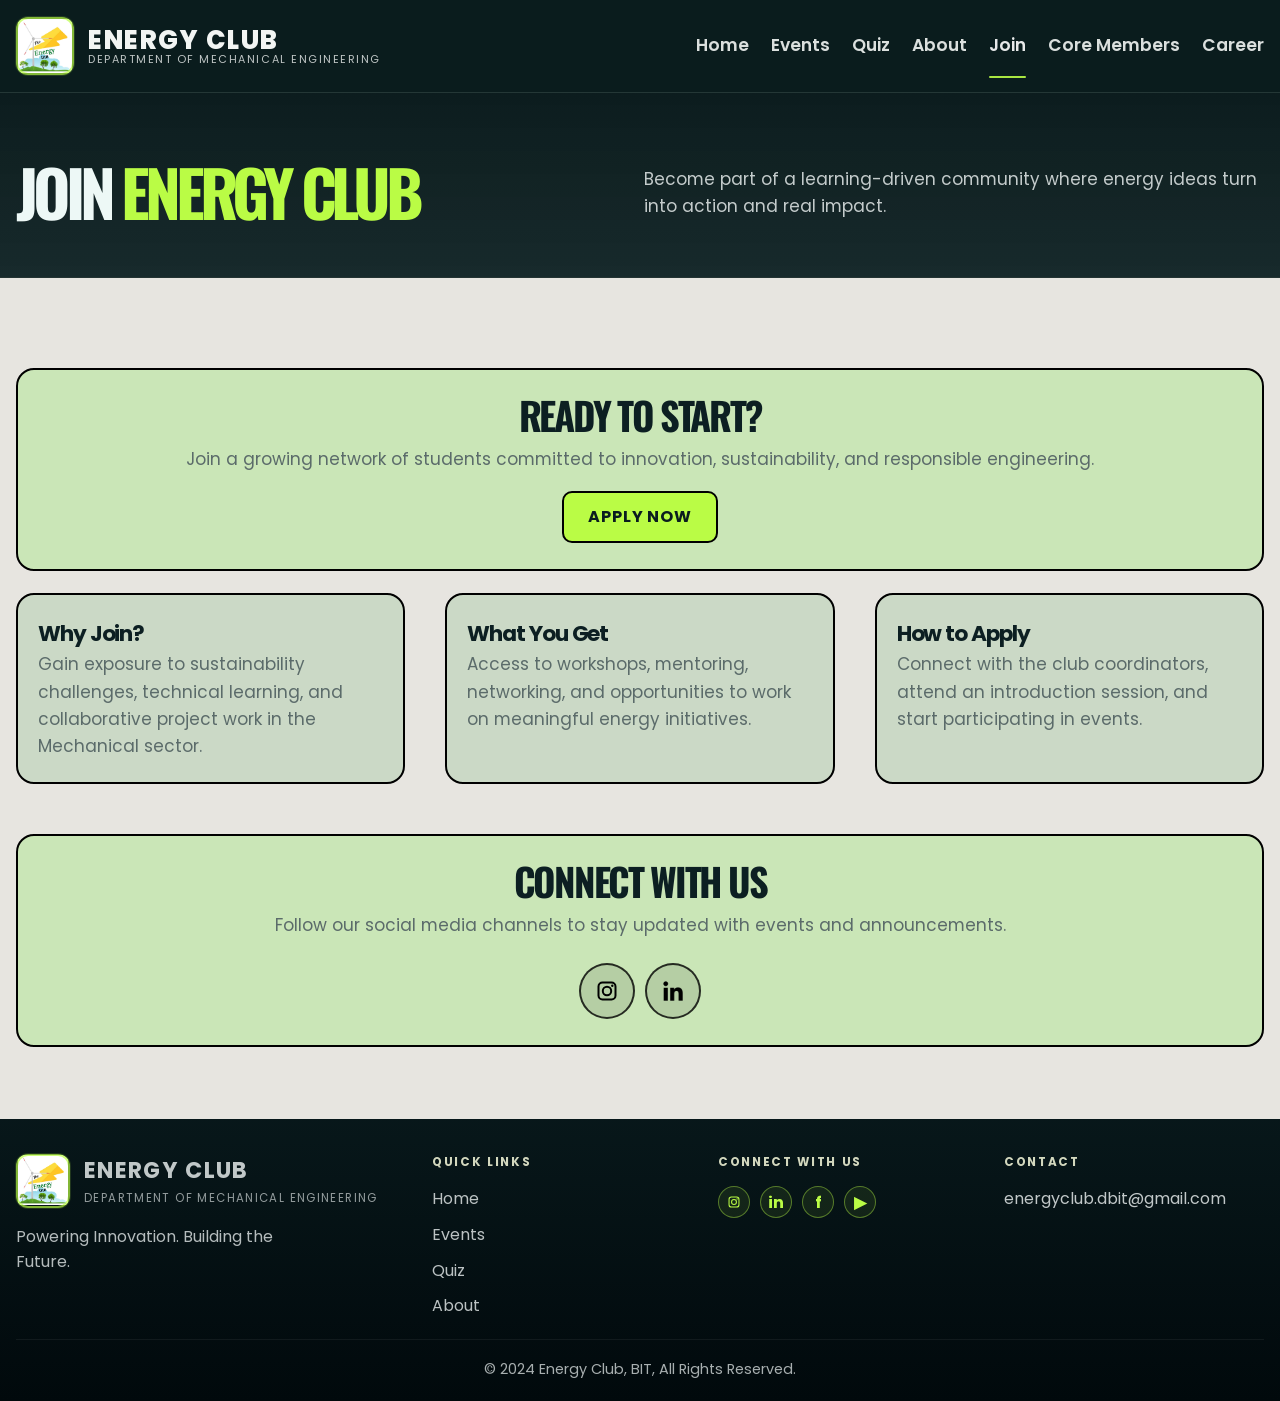
<file: join.html>
<!DOCTYPE html>
<html lang="en">
  <head>
    <meta charset="UTF-8" />
    <meta name="viewport" content="width=device-width, initial-scale=1.0" />
    <link rel="icon" type="image/png" sizes="512x512" href="images/logo_no_bg.png" />
    <title>Join | Energy Club</title>
    <link rel="preconnect" href="https://fonts.googleapis.com" />
    <link rel="preconnect" href="https://fonts.gstatic.com" crossorigin />
    <link href="https://fonts.googleapis.com/css2?family=Oswald:wght@400;500;600;700&family=Poppins:wght@400;500;600;700;800&display=swap" rel="stylesheet" />
    <link rel="stylesheet" href="styles.css" />
  </head>
  <body>
    <header class="topbar">
      <div class="container">
        <a href="index.html" class="brand" aria-label="Energy Club home">
          <span class="brand-mark" aria-hidden="true"></span>
          <span class="brand-text">
            <strong>Energy Club</strong>
            <span>Department of Mechanical Engineering</span>
          </span>
        </a>

        <button class="menu-toggle" id="menuToggle" aria-label="Toggle menu" aria-expanded="false">
          <span></span>
          <span></span>
          <span></span>
        </button>

        <nav class="main-nav" id="mainNav" aria-label="Main navigation">
          <a href="index.html">Home</a>
          <a href="events.html">Events</a>
          <a href="quiz.html">Quiz</a>
          <a href="about.html">About</a>
          <a class="active" href="join.html">Join</a>
          <a href="members.html">Core Members</a>
          <a href="career.html">Career</a>
        </nav>
      </div>
    </header>

    <main>
      <section class="page-hero">
        <div class="container page-hero-inner">
          <h1>Join <span class="accent">Energy Club</span></h1>
          <p>Become part of a learning-driven community where energy ideas turn into action and real impact.</p>
        </div>
      </section>

      <div class="container page-content">
        <div class="strip centered">
          <h2>Ready to Start?</h2>
          <p>Join a growing network of students committed to innovation, sustainability, and responsible engineering.</p>
          <a class="btn primary" href="https://wa.me/+917977184114?text=Hi!%20Can%20i%20know%20the%20procedure%20to%20join%20the%20energy%20club" target="_blank" rel="noopener noreferrer" style="margin-top:18px;">Apply now</a>
        </div>

        <h1></h1>
        
        <div class="card-grid">
          <article class="card">
            <h3>Why Join?</h3>
            <p>Gain exposure to sustainability challenges, technical learning, and collaborative project work in the Mechanical sector.</p>
          </article>
          <article class="card">
            <h3>What You Get</h3>
            <p>Access to workshops, mentoring, networking, and opportunities to work on meaningful energy initiatives.</p>
          </article>
          <article class="card">
            <h3>How to Apply</h3>
            <p>Connect with the club coordinators, attend an introduction session, and start participating in events.</p>
          </article>
        </div>

        <div class="strip centered" style="margin-top: 50px;">
          <h2>Connect with Us</h2>
          <p>Follow our social media channels to stay updated with events and announcements.</p>
          <div class="social-row connect-social" style="justify-content: center; margin-top: 24px;">
            <a class="social" href="https://www.instagram.com/the_energy_club_dbitofficial/" target="_blank" rel="noopener noreferrer" aria-label="Instagram">
              <svg viewBox="0 0 24 24" aria-hidden="true"><rect x="3.5" y="3.5" width="17" height="17" rx="4"></rect><circle cx="12" cy="12" r="4.2"></circle><circle cx="17.3" cy="6.7" r="1.2" fill="currentColor" stroke="none"></circle></svg>
            </a>
            <a class="social linkedin-icon" href="https://www.linkedin.com/company/energy-club-dbit/" target="_blank" rel="noopener noreferrer" aria-label="LinkedIn">
              <img src="images/ln.png" alt="LinkedIn" />
            </a>
          </div>
        </div>

        
      </div>
    </main>

    <footer class="footer">
      <div class="container">
        <div class="footer-inner">
          <div>
            <div class="footer-brand">
              <span class="brand-mark" aria-hidden="true"></span>
              <div class="footer-brand-text">
                <strong>Energy Club</strong>
                <span>Department of Mechanical Engineering</span>
              </div>
            </div>
            <p class="footer-text">Powering Innovation. Building the Future.</p>
          </div>

          <div>
            <h4>Quick Links</h4>
            <ul>
              <li><a href="index.html">Home</a></li>
              <li><a href="events.html">Events</a></li>
              <li><a href="quiz.html">Quiz</a></li>
              <li><a href="about.html">About</a></li>
            </ul>
          </div>

          <div>
            <h4>Connect With Us</h4>
            <div class="social-row">
              <a class="social" href="https://www.instagram.com/the_energy_club_dbitofficial/" target="_blank" rel="noopener noreferrer" aria-label="Instagram">
                <svg viewBox="0 0 24 24" aria-hidden="true"><rect x="3.5" y="3.5" width="17" height="17" rx="4"></rect><circle cx="12" cy="12" r="4.2"></circle><circle cx="17.3" cy="6.7" r="1.2" fill="currentColor" stroke="none"></circle></svg>
              </a>
              <a class="social" href="https://www.linkedin.com/company/energy-club-dbit/" target="_blank" rel="noopener noreferrer" aria-label="LinkedIn">in</a>
              <span class="social" aria-label="Facebook">f</span>
              <span class="social" aria-label="YouTube">▶</span>
            </div>
          </div>

          <div>
            <h4>Contact</h4>
            <div class="footer-email">energyclub.dbit@gmail.com</div>
          </div>
        </div>

        <div class="footer-bottom">© 2024 Energy Club, BIT, All Rights Reserved.</div>
      </div>
    </footer>

    <script>
      const menuToggle = document.getElementById('menuToggle');
      const mainNav = document.getElementById('mainNav');
      const navLinks = mainNav.querySelectorAll('a');

      menuToggle.addEventListener('click', () => {
        mainNav.classList.toggle('active');
        menuToggle.classList.toggle('active');
        menuToggle.setAttribute('aria-expanded', menuToggle.classList.contains('active'));
      });

      navLinks.forEach(link => {
        link.addEventListener('click', () => {
          mainNav.classList.remove('active');
          menuToggle.classList.remove('active');
          menuToggle.setAttribute('aria-expanded', 'false');
        });
      });
    </script>
  </body>
</html>
</file>
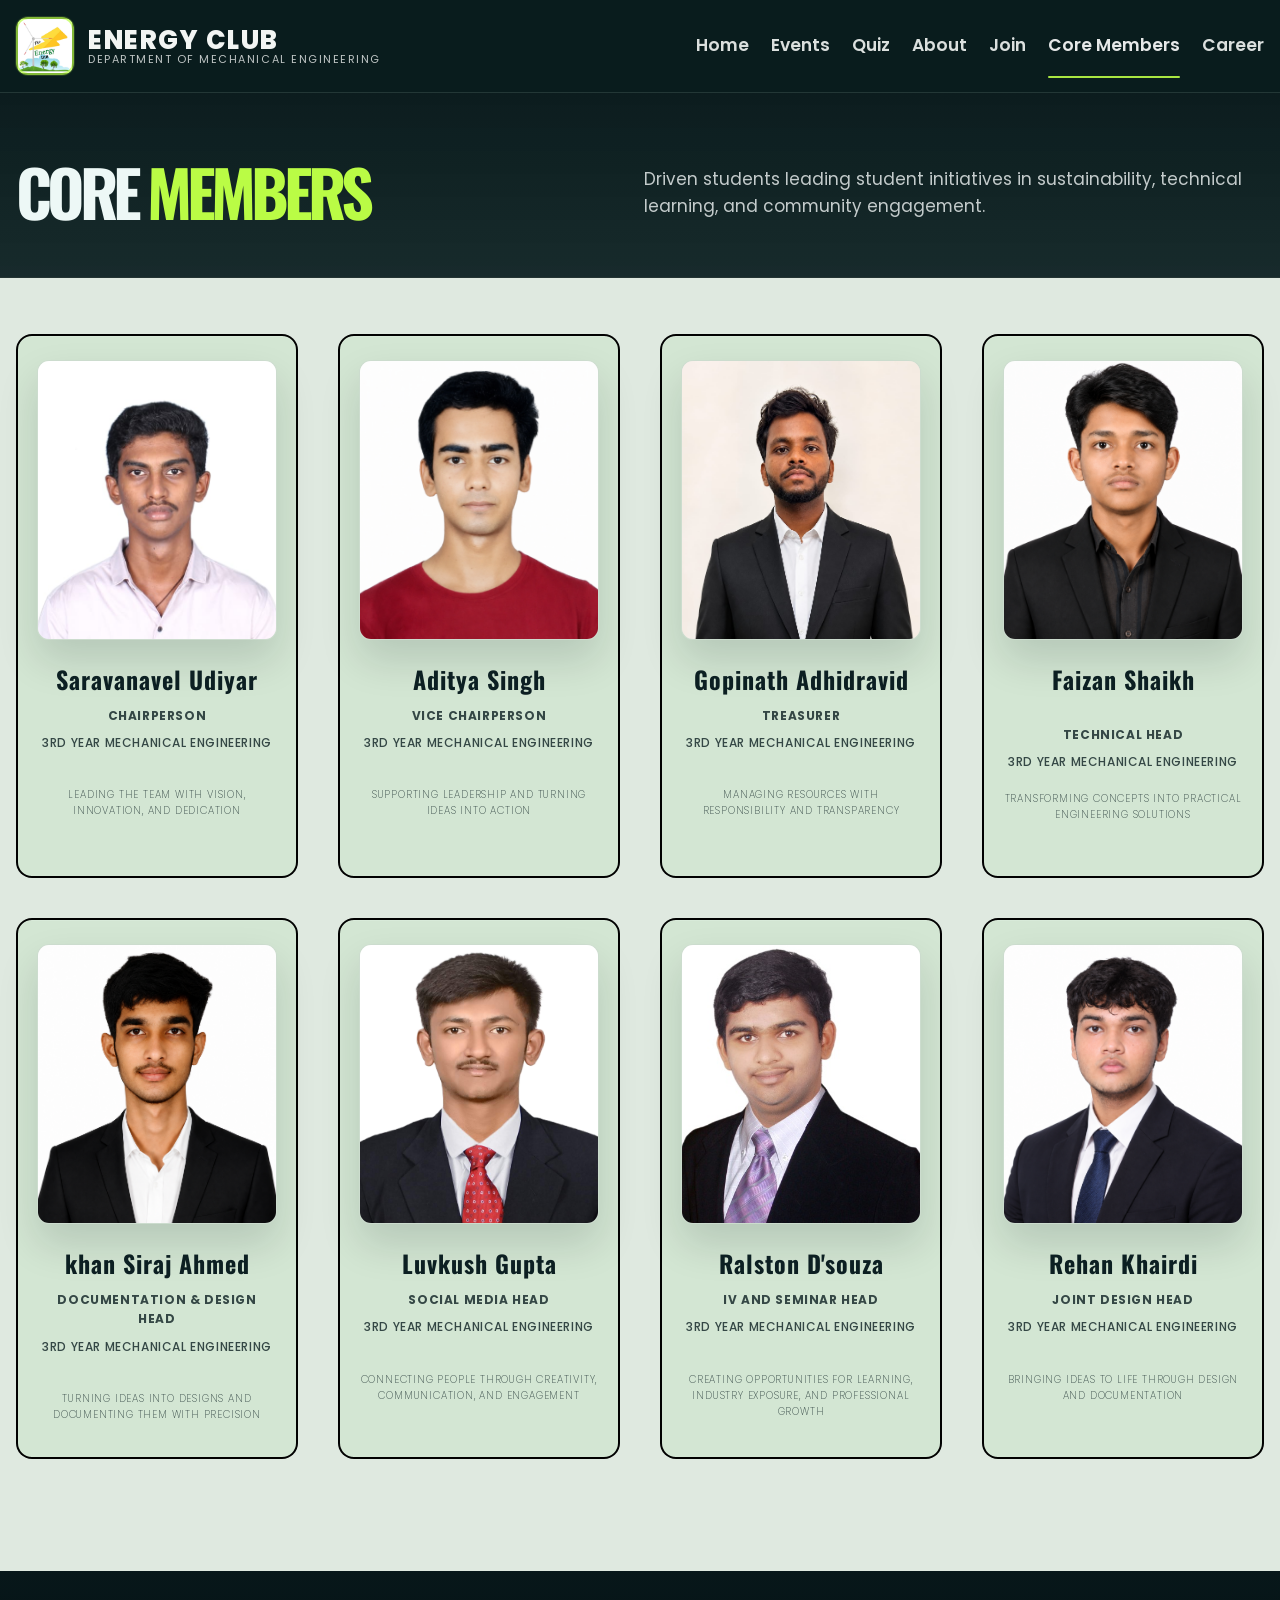
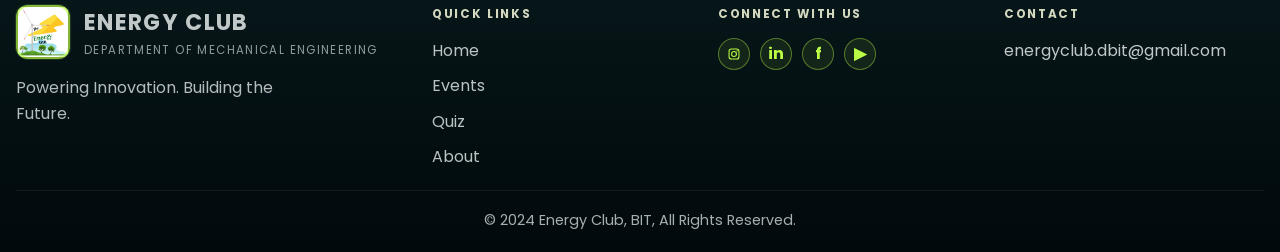
<file: members.html>
<!DOCTYPE html>
<html lang="en">
  <head>
    <meta charset="UTF-8" />
    <meta name="viewport" content="width=device-width, initial-scale=1.0" />
    <link rel="icon" type="image/png" sizes="512x512" href="images/logo_no_bg.png" />
    <title>Core Members | Energy Club</title>
    <link rel="preconnect" href="https://fonts.googleapis.com" />
    <link rel="preconnect" href="https://fonts.gstatic.com" crossorigin />
    <link href="https://fonts.googleapis.com/css2?family=Oswald:wght@400;500;600;700&family=Poppins:wght@400;500;600;700;800&display=swap" rel="stylesheet" />
    <link rel="stylesheet" href="styles.css" />
  </head>
  <body class="page-members">
    <header class="topbar">
      <div class="container">
        <a href="index.html" class="brand" aria-label="Energy Club home">
          <span class="brand-mark" aria-hidden="true"></span>
          <span class="brand-text">
            <strong>Energy Club</strong>
            <span>Department of Mechanical Engineering</span>
          </span>
        </a>

        <button class="menu-toggle" id="menuToggle" aria-label="Toggle menu" aria-expanded="false">
          <span></span>
          <span></span>
          <span></span>
        </button>

        <nav class="main-nav" id="mainNav" aria-label="Main navigation">
          <a href="index.html">Home</a>
          <a href="events.html">Events</a>
          <a href="quiz.html">Quiz</a>
          <a href="about.html">About</a>
          <a href="join.html">Join</a>
          <a class="active" href="members.html">Core Members</a>
          <a href="career.html">Career</a>
        </nav>
      </div>
    </header>

    <main>
      <section class="page-hero">
        <div class="container page-hero-inner">
          <h1>Core <span class="accent">Members</span></h1>
          <p>Driven students leading student initiatives in sustainability, technical learning, and community engagement.</p>
        </div>
      </section>

      <div class="container page-content">
        <div class="members-grid">
          <div class="member-card">
            <div class="member-photo">
              <img src="images/1.jpeg" alt="Saravanavel" />
            </div>
            <h3 class="member-name">Saravanavel Udiyar</h3>
            <p class="member-position">Chairperson</p>
            <p class="member-year">3rd Year Mechanical Engineering</p>
            <p class="member-quote"> Leading the team with vision, innovation, and dedication </p>
          </div>

          <div class="member-card">
            <div class="member-photo">
              <img src="images/2.png" alt="Aditya" />
            </div>
            <h3 class="member-name">Aditya Singh</h3>
            <p class="member-position">Vice Chairperson</p>
            <p class="member-year">3rd Year Mechanical Engineering</p>
            <p class="member-quote"> Supporting leadership and turning ideas into action </p>
          </div>

          <div class="member-card">
            <div class="member-photo">
              <img src="images/3.jpeg" alt="Gopinath" />
            </div>
            <h3 class="member-name">Gopinath Adhidravid</h3>
            <p class="member-position">Treasurer</p>
            <p class="member-year">3rd Year Mechanical Engineering</p>
            <p class="member-quote"> Managing resources with responsibility and transparency </p>
          </div>

          <div class="member-card">
            <div class="member-photo">
              <img src="images/4.png" alt="Faizan" />
            </div>
            <h3 class="member-name">Faizan Shaikh<h3>
            <p class="member-position">Technical Head</p>
            <p class="member-year">3rd Year Mechanical Engineering</p>
            <p class="member-quote"> Transforming concepts into practical engineering solutions </p>
          </div>

          <div class="member-card">
            <div class="member-photo">
              <img src="images/5.png" alt="Siraj" />
            </div>
            <h3 class="member-name">khan Siraj Ahmed</h3>
            <p class="member-position">Documentation & Design Head</p>
            <p class="member-year">3rd Year Mechanical Engineering</p>
            <p class="member-quote"> Turning ideas into designs and documenting them with precision </p>
          </div>

          <div class="member-card">
            <div class="member-photo">
              <img src="images/6.png" alt="Lavkush" />
            </div>
            <h3 class="member-name">Luvkush Gupta</h3>
            <p class="member-position">Social Media Head</p>
            <p class="member-year">3rd Year Mechanical Engineering</p>
            <p class="member-quote"> Connecting people through creativity, communication, and engagement </p>
          </div>

          <div class="member-card">
            <div class="member-photo">
              <img src="images/7.jpeg" alt="Ralston" />
            </div>
            <h3 class="member-name">Ralston D'souza</h3>
            <p class="member-position">IV and Seminar Head</p>
            <p class="member-year">3rd Year Mechanical Engineering</p>
            <p class="member-quote"> Creating opportunities for learning, industry exposure, and professional growth </p>
          </div>

          <div class="member-card">
            <div class="member-photo">
              <img src="images/rehan.png" alt="Rehan" />
            </div>
            <h3 class="member-name">Rehan Khairdi</h3>
            <p class="member-position">Joint Design Head</p>
            <p class="member-year">3rd Year Mechanical Engineering</p>
            <p class="member-quote"> Bringing ideas to life through design and documentation </p>
          </div>
            
        </div>
      </div>
    </main>

    <footer class="footer">
      <div class="container">
        <div class="footer-inner">
          <div>
            <div class="footer-brand">
              <span class="brand-mark" aria-hidden="true"></span>
              <div class="footer-brand-text">
                <strong>Energy Club</strong>
                <span>Department of Mechanical Engineering</span>
              </div>
            </div>
            <p class="footer-text">Powering Innovation. Building the Future.</p>
          </div>

          <div>
            <h4>Quick Links</h4>
            <ul>
              <li><a href="index.html">Home</a></li>
              <li><a href="events.html">Events</a></li>
              <li><a href="quiz.html">Quiz</a></li>
              <li><a href="about.html">About</a></li>
            </ul>
          </div>

          <div>
            <h4>Connect With Us</h4>
            <div class="social-row">
              <a class="social" href="https://www.instagram.com/the_energy_club_dbitofficial/" target="_blank" rel="noopener noreferrer" aria-label="Instagram">
                <svg viewBox="0 0 24 24" aria-hidden="true"><rect x="3.5" y="3.5" width="17" height="17" rx="4"></rect><circle cx="12" cy="12" r="4.2"></circle><circle cx="17.3" cy="6.7" r="1.2" fill="currentColor" stroke="none"></circle></svg>
              </a>
              <a class="social" href="https://www.linkedin.com/company/energy-club-dbit/" target="_blank" rel="noopener noreferrer" aria-label="LinkedIn">in</a>
              <span class="social" aria-label="Facebook">f</span>
              <span class="social" aria-label="YouTube">▶</span>
            </div>
          </div>

          <div>
            <h4>Contact</h4>
            <div class="footer-email">energyclub.dbit@gmail.com</div>
          </div>
        </div>

        <div class="footer-bottom">© 2024 Energy Club, BIT, All Rights Reserved.</div>
      </div>
    </footer>

    <script>
      const menuToggle = document.getElementById('menuToggle');
      const mainNav = document.getElementById('mainNav');
      const navLinks = mainNav.querySelectorAll('a');

      menuToggle.addEventListener('click', () => {
        mainNav.classList.toggle('active');
        menuToggle.classList.toggle('active');
        menuToggle.setAttribute('aria-expanded', menuToggle.classList.contains('active'));
      });

      navLinks.forEach(link => {
        link.addEventListener('click', () => {
          mainNav.classList.remove('active');
          menuToggle.classList.remove('active');
          menuToggle.setAttribute('aria-expanded', 'false');
        });
      });
    </script>
  </body>
</html>
</file>
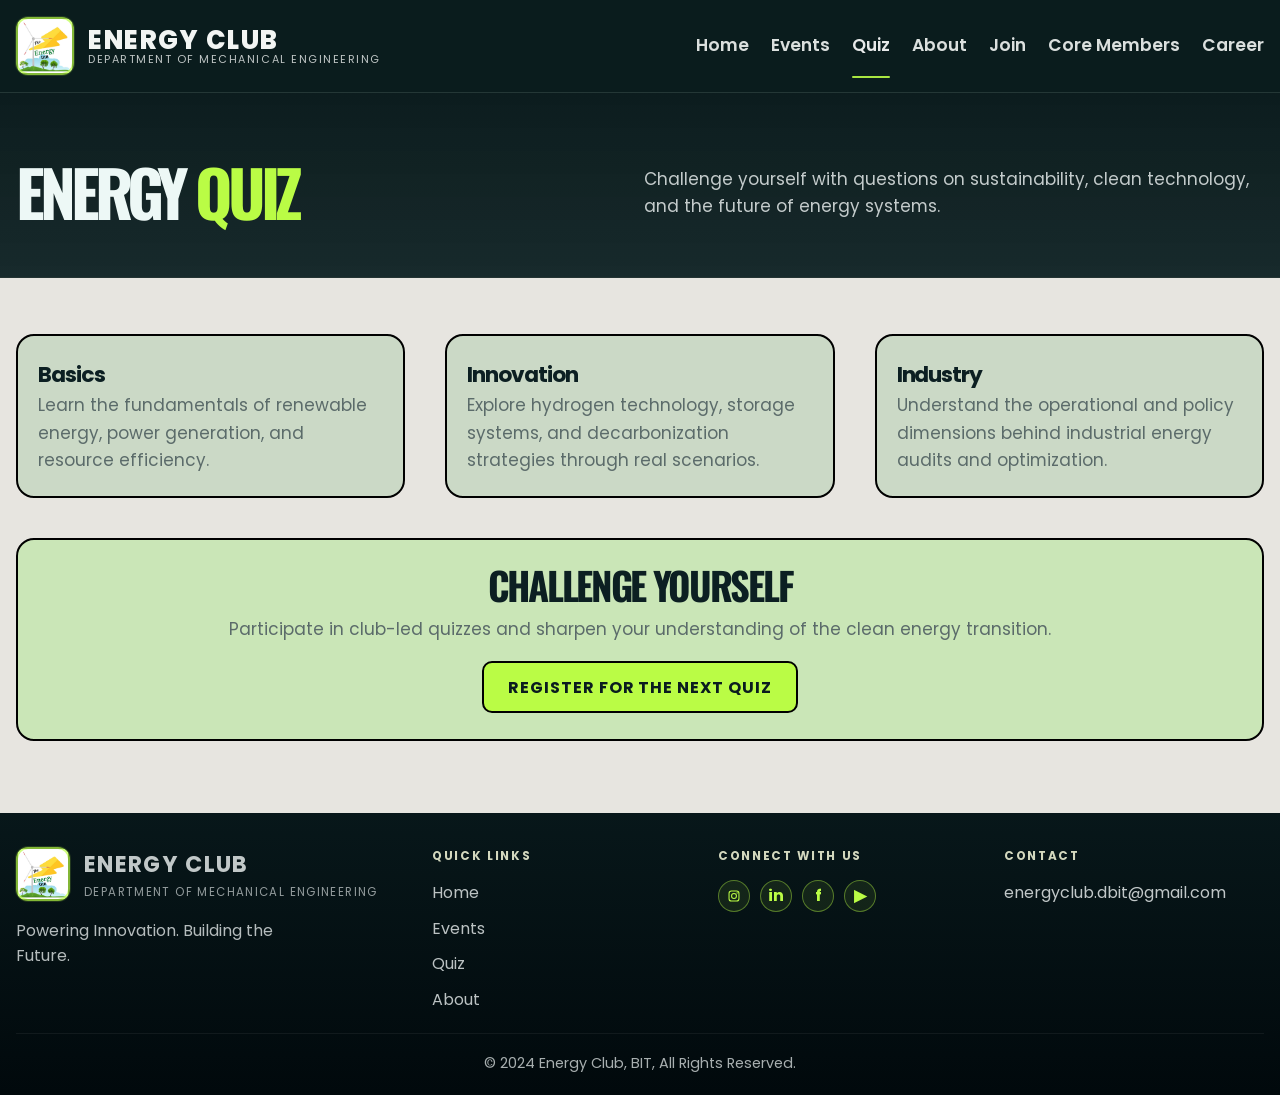
<file: quiz.html>
<!DOCTYPE html>
<html lang="en">
  <head>
    <meta charset="UTF-8" />
    <meta name="viewport" content="width=device-width, initial-scale=1.0" />
    <link rel="icon" type="image/png" sizes="512x512" href="images/logo_no_bg.png" />
    <title>Quiz | Energy Club</title>
    <link rel="preconnect" href="https://fonts.googleapis.com" />
    <link rel="preconnect" href="https://fonts.gstatic.com" crossorigin />
    <link href="https://fonts.googleapis.com/css2?family=Oswald:wght@400;500;600;700&family=Poppins:wght@400;500;600;700;800&display=swap" rel="stylesheet" />
    <link rel="stylesheet" href="styles.css" />
  </head>
  <body>
    <header class="topbar">
      <div class="container">
        <a href="index.html" class="brand" aria-label="Energy Club home">
          <span class="brand-mark" aria-hidden="true"></span>
          <span class="brand-text">
            <strong>Energy Club</strong>
            <span>Department of Mechanical Engineering</span>
          </span>
        </a>

        <button class="menu-toggle" id="menuToggle" aria-label="Toggle menu" aria-expanded="false">
          <span></span>
          <span></span>
          <span></span>
        </button>

        <nav class="main-nav" id="mainNav" aria-label="Main navigation">
          <a href="index.html">Home</a>
          <a href="events.html">Events</a>
          <a class="active" href="quiz.html">Quiz</a>
          <a href="about.html">About</a>
          <a href="join.html">Join</a>
          <a href="members.html">Core Members</a>
          <a href="career.html">Career</a>
        </nav>
      </div>
    </header>

    <main>
      <section class="page-hero">
        <div class="container page-hero-inner">
          <h1>Energy <span class="accent">Quiz</span></h1>
          <p>Challenge yourself with questions on sustainability, clean technology, and the future of energy systems.</p>
        </div>
      </section>

      <div class="container page-content">
        <div class="card-grid">
          <article class="card">
            <h3>Basics</h3>
            <p>Learn the fundamentals of renewable energy, power generation, and resource efficiency.</p>
          </article>
          <article class="card">
            <h3>Innovation</h3>
            <p>Explore hydrogen technology, storage systems, and decarbonization strategies through real scenarios.</p>
          </article>
          <article class="card">
            <h3>Industry</h3>
            <p>Understand the operational and policy dimensions behind industrial energy audits and optimization.</p>
          </article>
        </div>

        <div class="strip centered">
          <h2>Challenge Yourself</h2>
          <p>Participate in club-led quizzes and sharpen your understanding of the clean energy transition.</p>
          <a class="btn primary" href="join.html" style="margin-top:18px;">Register for the next quiz</a>
        </div>
      </div>
    </main>

    <footer class="footer">
      <div class="container">
        <div class="footer-inner">
          <div>
            <div class="footer-brand">
              <span class="brand-mark" aria-hidden="true"></span>
              <div class="footer-brand-text">
                <strong>Energy Club</strong>
                <span>Department of Mechanical Engineering</span>
              </div>
            </div>
            <p class="footer-text">Powering Innovation. Building the Future.</p>
          </div>

          <div>
            <h4>Quick Links</h4>
            <ul>
              <li><a href="index.html">Home</a></li>
              <li><a href="events.html">Events</a></li>
              <li><a href="quiz.html">Quiz</a></li>
              <li><a href="about.html">About</a></li>
            </ul>
          </div>

          <div>
            <h4>Connect With Us</h4>
            <div class="social-row">
              <a class="social" href="https://www.instagram.com/the_energy_club_dbitofficial/" target="_blank" rel="noopener noreferrer" aria-label="Instagram">
                <svg viewBox="0 0 24 24" aria-hidden="true"><rect x="3.5" y="3.5" width="17" height="17" rx="4"></rect><circle cx="12" cy="12" r="4.2"></circle><circle cx="17.3" cy="6.7" r="1.2" fill="currentColor" stroke="none"></circle></svg>
              </a>
              <a class="social" href="https://www.linkedin.com/company/energy-club-dbit/" target="_blank" rel="noopener noreferrer" aria-label="LinkedIn">in</a>
              <span class="social" aria-label="Facebook">f</span>
              <span class="social" aria-label="YouTube">▶</span>
            </div>
          </div>

          <div>
            <h4>Contact</h4>
            <div class="footer-email">energyclub.dbit@gmail.com</div>
          </div>
        </div>

        <div class="footer-bottom">© 2024 Energy Club, BIT, All Rights Reserved.</div>
      </div>
    </footer>

    <script>
      const menuToggle = document.getElementById('menuToggle');
      const mainNav = document.getElementById('mainNav');
      const navLinks = mainNav.querySelectorAll('a');

      menuToggle.addEventListener('click', () => {
        mainNav.classList.toggle('active');
        menuToggle.classList.toggle('active');
        menuToggle.setAttribute('aria-expanded', menuToggle.classList.contains('active'));
      });

      navLinks.forEach(link => {
        link.addEventListener('click', () => {
          mainNav.classList.remove('active');
          menuToggle.classList.remove('active');
          menuToggle.setAttribute('aria-expanded', 'false');
        });
      });
    </script>
  </body>
</html>
</file>
<file: styles.css>
:root {
  --bg-body: #e7e5e0;
  --bg-dark: #041d20;
  --bg-dark-2: #072a2d;
  --green: #bafc45;
  --green-strong: #9fe42f;
  --text-dark: #0c1f22;
  --text-soft: #f2f5f3;
  --muted: #5b6b6a;
  --card-bg: #edf2ee;
  --panel: rgba(255,255,255,0.08);
  --line: rgba(20, 46, 44, 0.12);
  --shadow: 0 20px 40px rgba(7, 20, 18, 0.14);
}

* { box-sizing: border-box; }

html { scroll-behavior: smooth; }

body {
  margin: 0;
  font-family: "Poppins", Arial, sans-serif;
  background: var(--bg-body);
  color: var(--text-dark);
  line-height: 1.6;
}

body.page-members {
  background:#dfe9e0;;
}

a { color: inherit; text-decoration: none; }
img { max-width: 100%; display: block; }

.container {
  width: min(1280px, calc(100% - 32px));
  margin: 0 auto;
}

.topbar {
  background: rgba(3, 21, 23, 0.97);
  border-bottom: 1px solid rgba(188, 219, 196, 0.14);
  position: sticky;
  top: 0;
  z-index: 100;
  backdrop-filter: blur(8px);
}

.topbar .container {
  display: flex;
  align-items: center;
  justify-content: space-between;
  min-height: 92px;
  gap: 18px;
}

.brand {
  display: inline-flex;
  align-items: center;
  gap: 14px;
  color: var(--text-soft);
  min-width: 320px;
}

.brand-mark {
  width: 58px;
  height: 58px;
  border-radius: 12px;
  background: url("images/Logo.png") center/cover no-repeat;
  border: 2px solid rgba(186, 252, 69, 0.7);
  box-shadow: 0 0 0 1px rgba(186, 252, 69, 0.15);
}

.brand-text {
  display: flex;
  flex-direction: column;
  line-height: 1.06;
}

.brand-text strong {
  font-size: clamp(1.6rem, 2vw, 2.8rem);
  letter-spacing: 0.06em;
  font-weight: 800;
  text-transform: uppercase;
}

.brand-text span {
  font-size: 0.68rem;
  letter-spacing: 0.14em;
  text-transform: uppercase;
  opacity: 0.78;
}

.main-nav {
  display: flex;
  align-items: center;
  justify-content: flex-end;
  gap: 22px;
  flex-wrap: wrap;
}

.main-nav a {
  position: relative;
  color: var(--text-soft);
  opacity: 0.9;
  font-size: 1.08rem;
  font-weight: 600;
  padding: 10px 0;
}

.main-nav a.active,
.main-nav a:hover {
  color: #ffffff;
}

.main-nav a.active::after {
  content: "";
  position: absolute;
  left: 0;
  right: 0;
  bottom: -8px;
  height: 2px;
  background: var(--green);
  border-radius: 12px;
}

.hero {
  background:
    linear-gradient(90deg, rgba(3, 24, 27, 0.93) 0%, rgba(5, 27, 29, 0.86) 42%, rgba(8, 31, 31, 0.7) 100%),
    url("images/hero_background.png") center/cover no-repeat;
  border-bottom: 1px solid rgba(204, 225, 202, 0.14);
  position: relative;
  overflow: hidden;
}

.hero::before {
  content: "";
  position: absolute;
  inset: 0;
  background: radial-gradient(circle at 73% 18%, rgba(169, 230, 70, 0.2), transparent 18%);
}

.hero-inner {
  position: relative;
  padding: 28px 0 18px;
}

.hero-grid {
  display: grid;
  grid-template-columns: 1.3fr 0.95fr;
  gap: 8px;
  align-items: center;
  min-height: 560px;
}

.hero-copy {
  padding-left: 18px;
  position: relative;
  z-index: 1;
}

.hero-copy h1 {
  margin: 0;
  color: #f5f7f6;
  line-height: 0.9;
  font-size: clamp(3.1rem, 5.5vw, 7.5rem);
  letter-spacing: -0.05em;
  text-transform: uppercase;
  font-family: "Oswald", "Poppins", sans-serif;
  font-weight: 700;
}

.hero-copy h1 .line {
  display: block;
}

.hero-copy h1 .accent {
  color: var(--green);
}

.hero-copy .subtext {
  margin: 20px 0 0;
  max-width: 620px;
  color: rgba(244, 247, 246, 0.8);
  font-size: 1.05rem;
}

.hero-actions {
  display: flex;
  align-items: center;
  gap: 18px;
  flex-wrap: wrap;
  margin-top: 26px;
}

.btn {
  display: inline-flex;
  align-items: center;
  justify-content: center;
  min-height: 52px;
  padding: 0 24px;
  border-radius: 10px;
  border: 2px solid var(--green);
  text-transform: uppercase;
  letter-spacing: 0.06em;
  font-weight: 700;
  transition: transform 0.2s ease, box-shadow 0.2s ease;
}

.btn:hover {
  transform: translateY(-1px);
  box-shadow: 0 8px 22px rgba(186, 252, 69, 0.15);
}

.btn.primary {
  background: var(--green);
  color: #0a1c1f;
  border: 1px solid rgb(0, 0, 0);
  border-width: 0.2cap;
}

.btn.secondary {
  background: transparent;
  color: var(--green);
}

.hero-visual {
  position: relative;
  z-index: 1;
  width: 100%;
  min-height: 440px;
}

.hero-scene {
  position: relative;
  width: 100%;
  height: 100%;
  min-height: 440px;
}

.badge {
  position: absolute;
  right: -16px;
  display: flex;
  align-items: center;
  gap: 14px;
  background: rgba(1, 23, 23, 0.42);
  border: 1px solid rgba(255,255,255,0.12);
  color: #f7faf9;
  border-radius: 999px;
  padding: 10px 18px;
  min-width: 195px;
  font-size: 1.08rem;
  letter-spacing: 0.07em;
  font-weight: 700;
  text-transform: uppercase;
}

.badge:nth-child(1) { top: 40px; }
.badge:nth-child(2) { top: 198px; }
.badge:nth-child(3) { top: 356px; }

.badge .mark {
  width: 28px;
  height: 28px;
  border-radius: 50%;
  background: rgba(186, 252, 69, 0.14);
  display: grid;
  place-items: center;
  color: var(--green);
  font-size: 0.85rem;
}

.hero-scene svg {
  width: 100%;
  height: 100%;
  display: block;
}

.mentor-wrap {
  background: #dfe9e0;
  padding: 42px 0 0;
}

.mentor-card {
  margin: 0 auto;
  width: min(1180px, calc(100% - 30px));
  display: grid;
  grid-template-columns: 290px 1fr;
  gap: 28px;
  background: rgba(174, 221, 170, 0.25);
  border: 1px solid rgba(42, 109, 66, 0.2);
  border-radius: 24px;
  padding: 26px 28px;
  box-shadow: inset 0 1px 0 rgba(255,255,255,0.2);
}

.mentor-photo {
  background: rgba(255,255,255,0.22);
  border: 1px solid rgba(18,40,41,0.08);
  border-radius: 20px;
  overflow: hidden;
  min-height: 300px;
  box-shadow: var(--shadow);
}

.mentor-photo img {
  width: 100%;
  height: 100%;
  object-fit: cover;
}

.mentor-content {
  display: flex;
  flex-direction: column;
  justify-content: center;
}

.eyebrow {
  margin: 0;
  color: var(--text-dark);
  font-size: 1.1rem;
  font-weight: 700;
  letter-spacing: 0.08em;
  text-transform: uppercase;
}

.mentor-content h2,
.section-header h2 {
  margin: 8px 0 16px;
  font-family: "Oswald", "Poppins", sans-serif;
  font-size: clamp(2.5rem, 4vw, 5rem);
  letter-spacing: -0.05em;
  line-height: 0.92;
  text-transform: uppercase;
  color: var(--text-dark);
}

.mentor-copy {
  background: linear-gradient(180deg, rgba(255,255,255,0.18), rgba(255,255,255,0.08));
  border: 1px solid rgba(18,40,41,0.08);
  border-radius: 20px;
  padding: 24px 22px;
  box-shadow: inset 0 1px 0 rgba(255,255,255,0.22);
}

.mentor-copy p,
.section-intro p,
.card p,
.strip p,
.feature-copy p,
.page-hero p {
  margin: 0;
  color: var(--muted);
  font-size: 1.06rem;
}

.mentor-copy p {
  color: rgba(12, 31, 34, 0.8);
  line-height: 1.8;
  font-size: 1.13rem;
  text-align: justify;
}

.section-area {
  padding: 70px 0 0;
}

.section-header {
  text-align: center;
  margin-bottom: 24px;
}

.section-header .eyebrow {
  font-size: 1rem;
  letter-spacing: 0.18em;
}

.section-header h2 {
  margin-top: 10px;
  margin-bottom: 0;
  font-size: clamp(2.4rem, 3.8vw, 4.6rem);
}

.practice-wrap {
  background: rgba(174, 221, 170, 0.2);
  border: 1px solid rgba(18,40,41,0.08);
  border-radius: 24px;
  padding: 28px 24px 12px;
}

.practice-grid {
  display: grid;
  grid-template-columns: 1fr 1fr;
  gap: 28px;
  align-items: center;
}

.feature-copy {
  padding-right: 8px;
}

.feature-copy p {
  max-width: 560px;
  font-size: 1.08rem;
}

.feature-copy .feature-image {
  margin-top: 18px;
  width: 100%;
  max-width: 500px;
  border-radius: 18px;
  border: 1px solid rgba(18,40,41,0.08);
  overflow: hidden;
}

.company-grid {
  display: grid;
  grid-template-columns: repeat(3, minmax(0, 1fr));
  gap: 18px;
}

.company-card {
  background: rgba(255,255,255,0.2);
  border: 1px solid rgba(18,40,41,0.08);
  border-radius: 18px;
  min-height: 140px;
  display: flex;
  align-items: center;
  justify-content: center;
  padding: 18px 14px;
}

.company-box {
  display: flex;
  align-items: center;
  gap: 12px;
  font-size: 0.96rem;
  line-height: 1.2;
  font-weight: 700;
  color: var(--text-dark);
}

.company-box .logo {
  width: 44px;
  height: 44px;
  border-radius: 50%;
  display: grid;
  place-items: center;
  background: rgba(186, 252, 69, 0.2);
  border: 1px solid rgba(18,40,41,0.08);
  font-size: 1.25rem;
}

.career-banner {
  margin-top: 62px;
  background: linear-gradient(135deg, rgba(4,22,23,0.96), rgba(6,39,41,0.96));
  border-radius: 26px;
  overflow: hidden;
  border: 1px solid rgba(219, 235, 210, 0.12);
}

.career-banner-inner {
  display: grid;
  grid-template-columns: 1.1fr 1fr;
  gap: 12px;
  align-items: center;
  min-height: 290px;
}

.career-banner img {
  width: 100%;
  height: 100%;
  object-fit: cover;
  display: block;
}

.career-content {
  padding: 35px 22px 35px 35px;
  color: #edf7f5;
}

.career-content .eyebrow {
  color: var(--green);
  letter-spacing: 0.12em;
}

.career-content h3 {
  margin: 8px 0 12px;
  font-size: clamp(2rem, 3vw, 3rem);
  line-height: 1.05;
  letter-spacing: -0.05em;
}

.career-content p {
  margin: 0 0 24px;
  color: rgba(239, 247, 247, 0.78);
  max-width: 450px;
}

.certifications {
  padding-top: 70px;
}

.cert-wrap {
  display: grid;
  grid-template-columns: 1.1fr 1.2fr;
  gap: 28px;
  background: rgba(255,255,255,0.18);
  border: 1px solid rgba(18,40,41,0.08);
  border-radius: 24px;
  padding: 26px 22px;
}

.cert-copy h2 {
  margin: 0 0 14px;
  font-family: "Oswald", "Poppins", sans-serif;
  font-size: clamp(2.2rem, 3.2vw, 4rem);
  letter-spacing: -0.04em;
  text-transform: uppercase;
}

.cert-icons {
  display: grid;
  grid-template-columns: repeat(5, minmax(0, 1fr));
  gap: 14px;
}

.cert-item {
  min-height: 150px;
  background: rgba(255,255,255,0.18);
  border: 1px solid rgba(18,40,41,0.08);
  border-radius: 16px;
  display: flex;
  align-items: center;
  justify-content: center;
  flex-direction: column;
  gap: 12px;
  text-align: center;
  font-weight: 600;
}

.cert-item .mini-icon {
  width: 42px;
  height: 42px;
  border-radius: 50%;
  display: grid;
  place-items: center;
  background: rgba(186, 252, 69, 0.12);
  color: var(--green-strong);
  border: 1px solid rgba(186, 252, 69, 0.35);
  font-size: 1.2rem;
}

.stats-bar {
  margin-top: 56px;
  background: linear-gradient(135deg, rgba(4, 22, 24, 0.98), rgba(6, 35, 38, 0.96));
  border-radius: 22px;
  border: 1px solid rgba(255,255,255,0.06);
  padding: 18px 22px;
}

.stats-grid {
  display: grid;
  grid-template-columns: repeat(4, minmax(0, 1fr));
}

.stat-item {
  display: flex;
  align-items: center;
  justify-content: center;
  gap: 14px;
  min-height: 110px;
  padding: 12px 18px;
  border-right: 1px solid rgba(255,255,255,0.1);
}

.stat-item:last-child { border-right: none; }

.stat-value {
  color: var(--green);
  font-weight: 800;
  font-size: clamp(2rem, 3vw, 3rem);
  line-height: 1;
  letter-spacing: -0.01em;
}

.stat-meta {
  color: rgba(235,245,244,0.85);
  font-size: 0.82rem;
  text-transform: uppercase;
  letter-spacing: 0.08em;
  line-height: 1.4;
}

.cta-strip {
  padding: 70px 0 34px;
}

.cta-row {
  display: flex;
  align-items: center;
  justify-content: space-between;
  gap: 18px;
  flex-wrap: wrap;
}

.cta-row h3 {
  margin: 0;
  font-family: "Oswald", "Poppins", sans-serif;
  font-size: clamp(2.2rem, 4vw, 5rem);
  letter-spacing: -0.06em;
  text-transform: uppercase;
  line-height: 1;
}

.cta-row .highlight {
  display: block;
}

.footer {
  background: linear-gradient(180deg, rgba(3, 19, 22, 0.98), rgba(1, 9, 12, 1));
  color: rgba(240,245,245,0.8);
  padding: 34px 0 20px;
}

.footer-inner {
  display: grid;
  grid-template-columns: 1.5fr 1fr 1fr 1fr;
  gap: 26px;
}

.footer-brand {
  display: flex;
  gap: 14px;
  align-items: center;
}

.footer-brand .brand-mark {
  width: 54px;
  height: 54px;
}

.footer-brand-text {
  display: flex;
  flex-direction: column;
}

.footer-brand-text strong {
  font-size: 1.4rem;
  letter-spacing: 0.06em;
  text-transform: uppercase;
}

.footer-brand-text span {
  font-size: 0.72rem;
  letter-spacing: 0.12em;
  text-transform: uppercase;
  opacity: 0.75;
}

.footer-text {
  margin: 16px 0 0;
  max-width: 280px;
  color: rgba(240,245,245,0.75);
}

.footer h4 {
  margin: 0 0 14px;
  color: rgba(234, 237, 208, 0.9);
  font-size: 0.74rem;
  letter-spacing: 0.14em;
  text-transform: uppercase;
}

.footer ul {
  list-style: none;
  padding: 0;
  margin: 0;
  display: grid;
  gap: 10px;
  color: rgba(240,245,245,0.78);
}

.social-row {
  display: flex;
  gap: 10px;
  margin-top: 14px;
}

.social {
  width: 32px;
  height: 32px;
  display: grid;
  place-items: center;
  border-radius: 50%;
  border: 1px solid rgba(186, 252, 69, 0.4);
  background: rgba(186, 252, 69, 0.08);
  color: var(--green);
  font-weight: 700;
  text-decoration: none;
  transition: transform 0.2s ease, border-color 0.2s ease;
}

.social svg {
  width: 14px;
  height: 14px;
  display: block;
  stroke: currentColor;
  fill: none;
  stroke-width: 1.8;
}

.social:hover {
  transform: translateY(-1px);
  border-color: rgba(186, 252, 69, 0.8);
}

.connect-social .social {
  width: 56px;
  height: 56px;
  border: 2px solid rgba(0, 0, 0, 0.8);
  background: rgba(0, 0, 0, 0.1);
  color: #000000;
}

.connect-social .social svg {
  width: 24px;
  height: 24px;
  stroke-width: 2;
}

.connect-social .social:hover {
  border-color: rgba(0, 0, 0, 1);
  background: rgba(0, 0, 0, 0.2);
}

.linkedin-icon img {
  width: 24px;
  height: 24px;
  filter: brightness(0) saturate(100%);
}

.footer-email {
  color: rgba(240,245,245,0.8);
}

.footer-bottom {
  border-top: 1px solid rgba(255,255,255,0.06);
  margin-top: 20px;
  padding-top: 18px;
  text-align: center;
  color: rgba(240,245,245,0.7);
  font-size: 0.9rem;
}

.page-hero {
  background: linear-gradient(180deg, rgba(3, 20, 22, 0.96), rgba(8, 28, 30, 0.93));
  color: #edf8f6;
  padding: 70px 0 56px;
  border-bottom: 1px solid rgba(204, 223, 204, 0.12);
}

.page-hero-inner {
  display: flex;
  align-items: end;
  justify-content: space-between;
  gap: 22px;
  flex-wrap: wrap;
}

.page-hero h1 {
  margin: 0;
  font-family: "Oswald", "Poppins", sans-serif;
  font-size: clamp(2.7rem, 5vw, 5rem);
  letter-spacing: -0.08em;
  line-height: 0.9;
  text-transform: uppercase;
}

.page-hero .accent { color: var(--green); }

.page-hero p {
  margin: 0;
  max-width: 620px;
  color: rgba(240,245,245,0.8);
  font-size: 1.06rem;
}

.page-content {
  padding: 56px 0 72px;
}

.card-grid {
  display: grid;
  grid-template-columns: repeat(auto-fit, minmax(280px, 1fr));
  gap: 40px;
  margin-bottom: 40px;
}

.card {
  background: rgba(5, 134, 12, 0.12);
  border: 1px solid rgba(18,40,41,0.08);
  border-radius: 18px;
  border: 1px solid rgb(0, 0, 0);
  padding: 22px 20px;
  border-width: 0.2cap;
}

.feedback-card {
  display: flex;
  align-items: center;
  justify-content: space-between;
  gap: 24px;
  margin-bottom: 40px;
}

.feedback-card-copy h2 {
  margin: 0 0 6px;
  font-size: 1.5rem;
}

.feedback-card-copy p {
  margin: 0;
}

.card-event {
  display: flex;
  flex-direction: column;
  align-items: right;
  text-align: left;
  background: rgba(174, 221, 170, 0.25);
  border: 2px solid rgba(0, 0, 0, 0.952);
  border-radius: 0px;
  padding: 15px 15px;
  box-shadow: inset 0 1px 0 rgba(11, 2, 2, 0.15);
  transition: transform 0.2s ease, box-shadow 0.2s ease;
}

.event-photo {
  background: rgba(255, 255, 255, 0.22);
  border: 1px solid rgba(0, 0, 0, 0.952);
  border-radius: 0px;
  overflow: hidden;
  margin-bottom: -10px;
  box-shadow: var(--shadow);
  display: flex;
  align-items: center;
  justify-content: center;
}

.event-date {
  font-family: "Oswald", "Poppins", sans-serif;
  font-size: 14px;
  margin-top: 20px;
  font-weight: 700;
  color: var(--text-dark);
  letter-spacing: 1px;
}

.event-name {
  font-family: "Oswald", "Poppins", sans-serif;
  font-size: 16px;
  font-weight: 600;
  color: var(--text-dark);
  margin-top: -15px;
  letter-spacing: 1px;
  line-height: 1.5;
}

.event-venue {
  font-family: "Poppins", Arial, sans-serif;
  font-size: 12px;
  font-weight: 500;
  color: rgba(12, 31, 34, 0.8);
  margin-top: -7px;
  text-transform: uppercase;
  letter-spacing: 0.6px;
}

.event-price {
  font-family: "Poppins", Arial, sans-serif;
  font-size: 12px;
  font-weight: 500;
  color: rgba(12, 31, 34, 0.8);
  margin-top: -7px;
  text-transform: uppercase;
  letter-spacing: 0.6px;
}

.know-more-button {
  align-self: flex-end;
  margin-top: auto;
  margin-bottom: 8px;
  padding: 9px 14px;
  border: 1px solid rgb(0, 0, 0);
  border-radius: 4px;
  background: var(--green);
  color: #0a1c1f;
  font: 600 12px "Poppins", Arial, sans-serif;
  letter-spacing: 0.4px;
  cursor: pointer;
  transition: background 0.2s ease, color 0.2s ease;
}

.know-more-button:hover,
.know-more-button:focus-visible {
  background: var(--green);
  color: #0a1c1f;
}

.event-dialog[hidden] {
  display: none;
}

.event-dialog {
  position: fixed;
  inset: 0;
  z-index: 110;
  display: grid;
  place-items: center;
  padding: 24px;
  background: rgba(7, 21, 16, 0.62);
}

.event-dialog-panel {
  position: relative;
  width: min(100%, 520px);
  max-height: calc(100vh - 48px);
  overflow-y: auto;
  padding: 34px;
  border: 2px solid var(--text-dark);
  background: #eff7e9;
  color: var(--text-dark);
  box-shadow: 10px 10px 0 rgba(0, 0, 0, 0.22);
}

.event-dialog-close {
  position: absolute;
  top: 12px;
  border: 0;
  background: transparent;
  color: var(--text-dark);
  line-height: 1;
  cursor: pointer;
}

.event-dialog-close {
  right: 14px;
  font-size: 28px;
}

.event-dialog-eyebrow {
  margin: 0 0 8px;
  color: var(--black);
  font: 700 12px "Poppins", Arial, sans-serif;
  letter-spacing: 1.2px;
  text-transform: uppercase;
}

.event-dialog-panel h2 {
  max-width: 420px;
  margin: 0 0 24px;
  font-family: "Oswald", "Poppins", sans-serif;
  font-size: clamp(1.8rem, 4vw, 2.6rem);
  line-height: 1.05;
  text-transform: uppercase;
}

.event-dialog-details {
  display: grid;
  gap: 10px;
  margin-bottom: 22px;
  padding: 16px 0;
  border-top: 1px solid rgba(12, 31, 34, 0.25);
  border-bottom: 1px solid rgba(12, 31, 34, 0.25);
}

.event-dialog-details p {
  display: flex;
  justify-content: space-between;
  gap: 20px;
  margin: 0;
  font: 13px "Poppins", Arial, sans-serif;
}

.event-dialog-details strong {
  text-transform: uppercase;
  letter-spacing: 0.8px;
}

.event-dialog-description {
  margin: 0;
  font: 14px/1.7 "Poppins", Arial, sans-serif;
}

.boiler-india-photos {
  display: flex;
  gap: 8px;
  margin-top: 10px;
}

.event-gallery-photo-button {
  width: 96px;
  max-width: calc((100% - 16px) / 3);
  padding: 0;
  border: 0;
  background: transparent;
  cursor: zoom-in;
}

.event-gallery-photo-button img {
  display: block;
  width: 100%;
  height: 68px;
  object-fit: cover;
}

.event-gallery-photo-button:focus-visible {
  outline: 2px solid var(--green);
  outline-offset: 3px;
}

.image-lightbox[hidden] {
  display: none;
}

.image-lightbox {
  position: fixed;
  inset: 0;
  z-index: 120;
  display: grid;
  place-items: center;
  padding: 48px 24px 24px;
  background: rgba(7, 21, 16, 0.88);
}

.image-lightbox-image {
  display: block;
  max-width: min(92vw, 1200px);
  max-height: 88vh;
  object-fit: contain;
}

.image-lightbox-close {
  position: absolute;
  top: 16px;
  right: 20px;
  border: 0;
  background: transparent;
  color: #fff;
  font-size: 36px;
  line-height: 1;
  cursor: pointer;
}

.image-lightbox-close:focus-visible {
  outline: 2px solid #fff;
  outline-offset: 4px;
}

body.dialog-open {
  overflow: hidden;
}

.card h3 {
  margin: 0px;
  font-size: 1.36rem;
  letter-spacing: -0.05em;
}

.strip {
  margin-top: 34px;
  background: rgba(130, 230, 84, 0.29);
  border: 1px solid rgb(0, 0, 0);
  border-radius: 18px;
  border-width: 0.2cap;
  padding: 26px 24px;
}

.strip h2 {
  margin: 0 0 12px;
  font-family: "Oswald", "Poppins", sans-serif;
  font-size: clamp(2rem, 3vw, 3.4rem);
  line-height: 1;
  letter-spacing: -0.06em;
  text-transform: uppercase;
}

.check-list {
  list-style: none;
  padding: 0;
  margin: 18px 0 0;
  display: grid;
  gap: 10px;
}

.check-list li {
  position: relative;
  padding-left: 18px;
  color: var(--muted);
}

.check-list li::before {
  content: "•";
  position: absolute;
  left: 0;
  color: var(--green-strong);
  font-size: 1.2rem;
}

.members-grid {
  display: grid;
  grid-template-columns: repeat(auto-fit, minmax(280px, 1fr));
  gap: 40px;
  margin-bottom: 40px;
}

.member-card {
  display: flex;
  flex-direction: column;
  align-items: center;
  text-align: center;
  background: rgba(174, 221, 170, 0.25);
  border: 2px solid rgba(0, 0, 0, 0.995);
  border-radius: 16px;
  padding: 24px 20px;
  box-shadow: inset 0 1px 0 rgba(255, 255, 255, 0.15);
  transition: transform 0.2s ease, box-shadow 0.2s ease;
}

.member-card:hover {
  transform: translateY(-2px);
  box-shadow: inset 0 1px 0 rgba(255, 255, 255, 0.15), 0 8px 24px rgba(186, 252, 69, 0.1);
}

.member-photo {
  width: 240px;
  height: 280px;
  background: rgba(255, 255, 255, 0.22);
  border: 1px solid rgba(18, 40, 41, 0.08);
  border-radius: 12px;
  overflow: hidden;
  margin-bottom: 20px;
  box-shadow: var(--shadow);
  display: flex;
  align-items: center;
  justify-content: center;
}

.member-photo img {
  width: 100%;
  height: 100%;
  object-fit: cover;
  display: block;
}

.member-card:first-child .member-photo img {
  transform: scale(1.5);
  margin-right: -20px;
}

.member-card:nth-child(2) .member-photo img {
  transform: scale(1);
}

.member-card:nth-child(3) .member-photo img {
  transform: scale(1);
}

.member-card:nth-child(4) .member-photo img {
  transform: scale(1);
}

.member-card:nth-child(5) .member-photo img {
    transform: scale(1);
}

.member-card:nth-child(6) .member-photo img {
  transform: scale(1);
}

.member-card:nth-child(7) .member-photo img {
  transform: scale(1);
}



.member-name {
  font-family: "Oswald", "Poppins", sans-serif;
  font-size: 24px;
  font-weight: 700;
  color: var(--text-dark);
  margin: 0 0 8px 0;
  letter-spacing: 1px;
}

.member-position {
  font-family: "Poppins", Arial, sans-serif;
  font-size: 12px;
  font-weight: 700;
  color: rgba(12, 31, 34, 0.8);
  margin-bottom: 15px;
  margin-top: -0px;
  text-transform: uppercase;
  letter-spacing: 0.6px;
}

.member-year {
  font-family: "Poppins", Arial, sans-serif;
  font-size: 12px;
  font-weight: 500;
  color: rgba(12, 31, 34, 0.8);
  margin-bottom: 20px;
  margin-top: -7px;
  text-transform: uppercase;
  letter-spacing: 0.6px;
}

.member-quote {
  font-family: "Poppins", Arial, sans-serif;
  font-size: 10px;
  font-weight: 200;
  color: rgba(12, 31, 34, 0.8);
  margin-top: 15px;
  text-transform: uppercase;
  letter-spacing: 0.8px;
}

.centered { text-align: center; }

.member-card:nth-child(6) .member-photo img {
  transform: scale(1);
}

.menu-toggle {
  display: none;
  flex-direction: column;
  gap: 6px;
  background: none;
  border: none;
  cursor: pointer;
  padding: 8px;
}

.menu-toggle span {
  width: 28px;
  height: 3px;
  background: var(--text-soft);
  border-radius: 2px;
  transition: all 0.3s ease;
}

.menu-toggle.active span:nth-child(1) {
  transform: rotate(45deg) translate(10px, 10px);
}

.menu-toggle.active span:nth-child(2) {
  opacity: 0;
}

.menu-toggle.active span:nth-child(3) {
  transform: rotate(-45deg) translate(7px, -7px);
}

@media (max-width: 1120px) {
  .hero-grid,
  .practice-grid,
  .cert-wrap,
  .career-banner-inner,
  .footer-inner,
  .card-grid {
    grid-template-columns: 1fr;
  }

  .main-nav {
    gap: 14px;
  }

  .company-grid {
    grid-template-columns: repeat(2, minmax(0, 1fr));
  }

  .cta-row {
    align-items: flex-start;
    flex-direction: column;
  }
}

@media (max-width: 760px) {
  .event-dialog {
    align-items: start;
    padding: 86px 16px 16px;
  }

  .event-dialog-panel {
    max-height: calc(100vh - 102px);
    padding: 34px 24px 24px;
  }

  .topbar .container {
    flex-wrap: nowrap;
    padding: 12px 16px;
    min-height: 70px;
  }

  .brand {
    min-width: auto;
    flex: 1;
  }

  .brand-mark {
    width: 48px;
    height: 48px;
  }

  .brand-text strong {
    font-size: 1.4rem;
  }

  .brand-text span {
    font-size: 0.6rem;
  }

  .menu-toggle {
    display: flex;
    order: 2;
    padding: 12px;
    margin-left: 12px;
  }

  .menu-toggle span {
    width: 26px;
    height: 2.5px;
  }

  .main-nav {
    position: fixed;
    top: 70px;
    left: 0;
    right: 0;
    background: rgba(3, 21, 23, 0.99);
    backdrop-filter: blur(12px);
    flex-direction: column;
    width: 100%;
    padding: 16px 0;
    gap: 0;
    max-height: 0;
    overflow: hidden;
    transition: max-height 0.3s ease, padding 0.3s ease;
    order: 3;
    border-bottom: 1px solid rgba(188, 219, 196, 0.14);
    z-index: 99;
  }

  .main-nav.active {
    max-height: calc(100vh - 70px);
    padding: 16px 0;
  }

  .main-nav a {
    padding: 16px 24px;
    border-radius: 0;
    display: block;
    width: 100%;
    text-align: left;
    border-bottom: 1px solid rgba(188, 219, 196, 0.08);
    transition: background 0.2s ease, color 0.2s ease;
    font-size: 1rem;
  }

  .main-nav a:first-child {
    padding-top: 8px;
  }

  .main-nav a:last-child {
    border-bottom: none;
    padding-bottom: 8px;
  }

  .main-nav a:hover {
    background: rgba(186, 252, 69, 0.15);
    color: var(--green);
  }

  .main-nav a.active {
    background: rgba(186, 252, 69, 0.1);
    color: var(--green);
  }

  .hero-grid {
    min-height: auto;
  }

  .hero-copy {
    padding-left: 0;
  }

  .hero-actions {
    flex-direction: column;
    align-items: stretch;
  }

  .btn {
    width: 100%;
  }

  .feedback-card {
    align-items: stretch;
    flex-direction: column;
  }

  .mentor-card {
    grid-template-columns: 1fr;
    padding: 18px;
  }

  .company-grid,
  .cert-icons,
  .stats-grid {
    grid-template-columns: 1fr;
  }

  .stat-item { border-right: none; border-bottom: 1px solid rgba(255,255,255,0.1); }
  .stat-item:last-child { border-bottom: none; }
}
</file>
